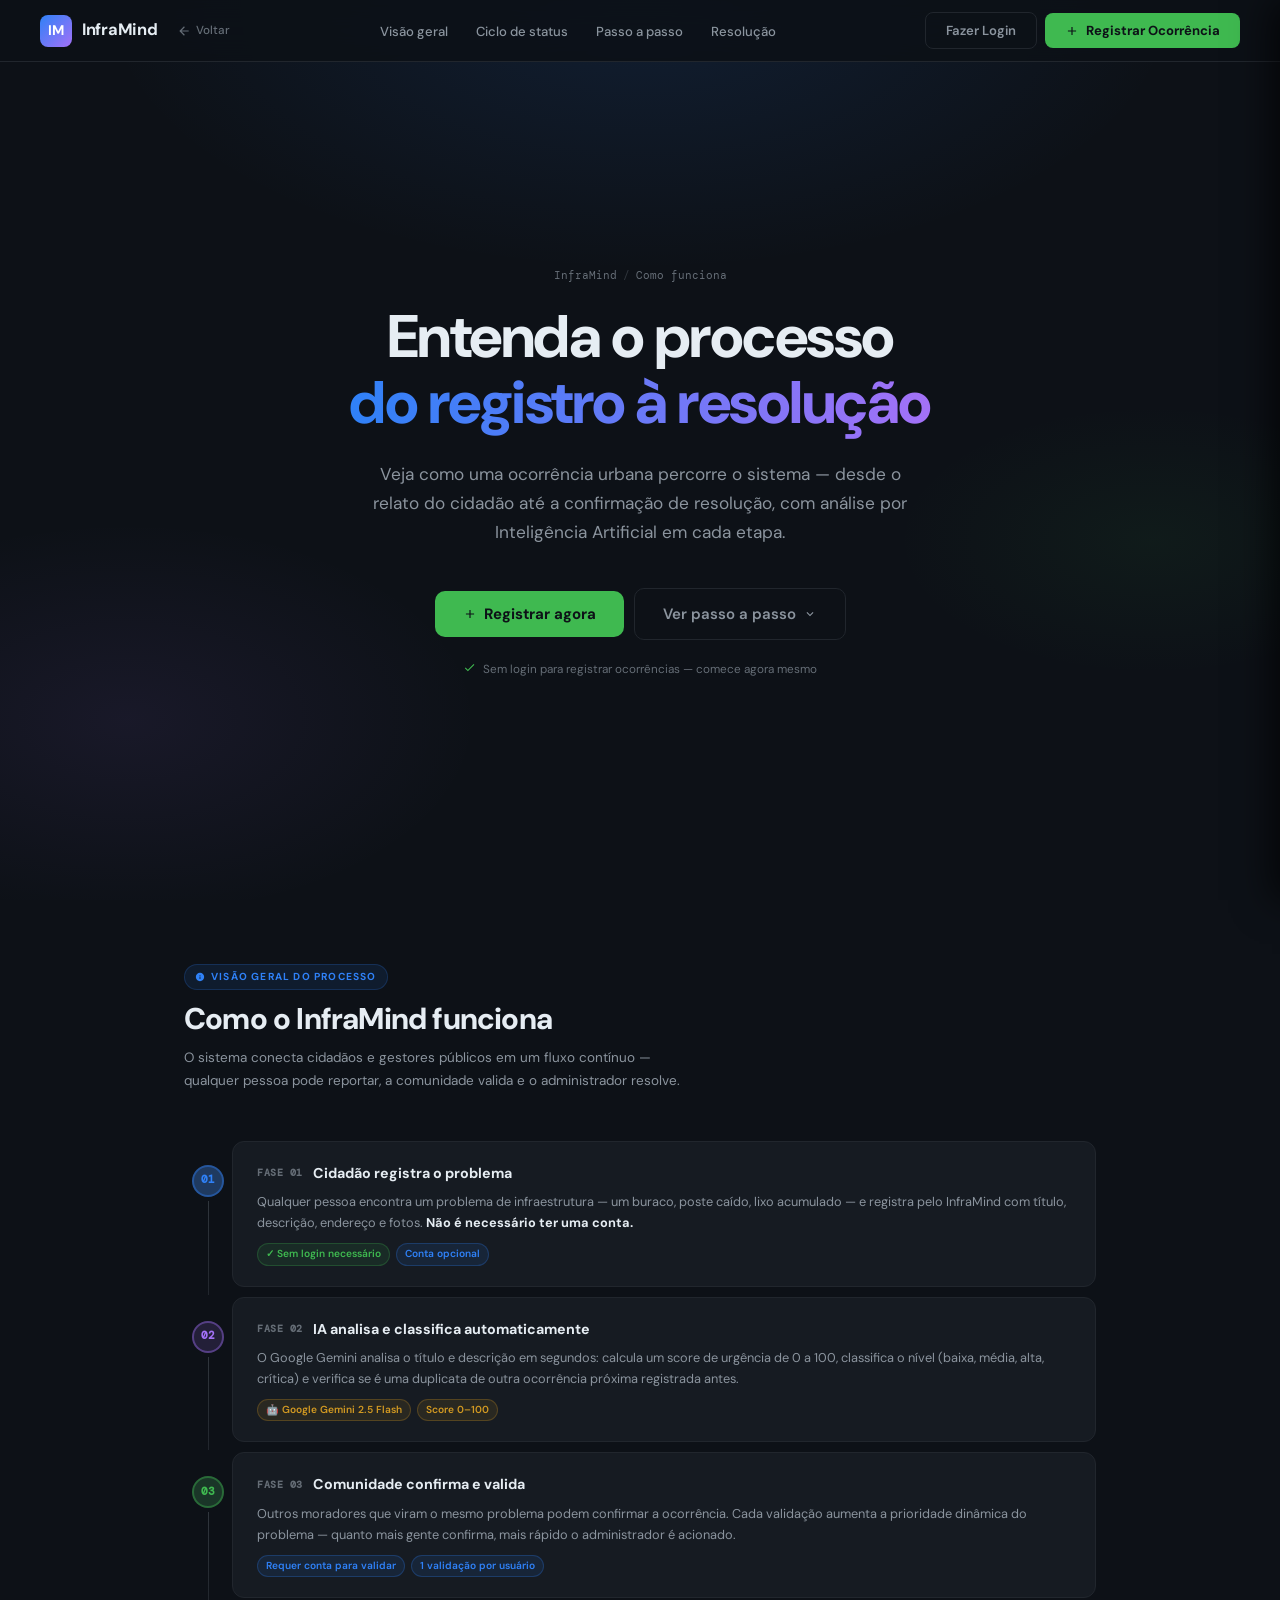
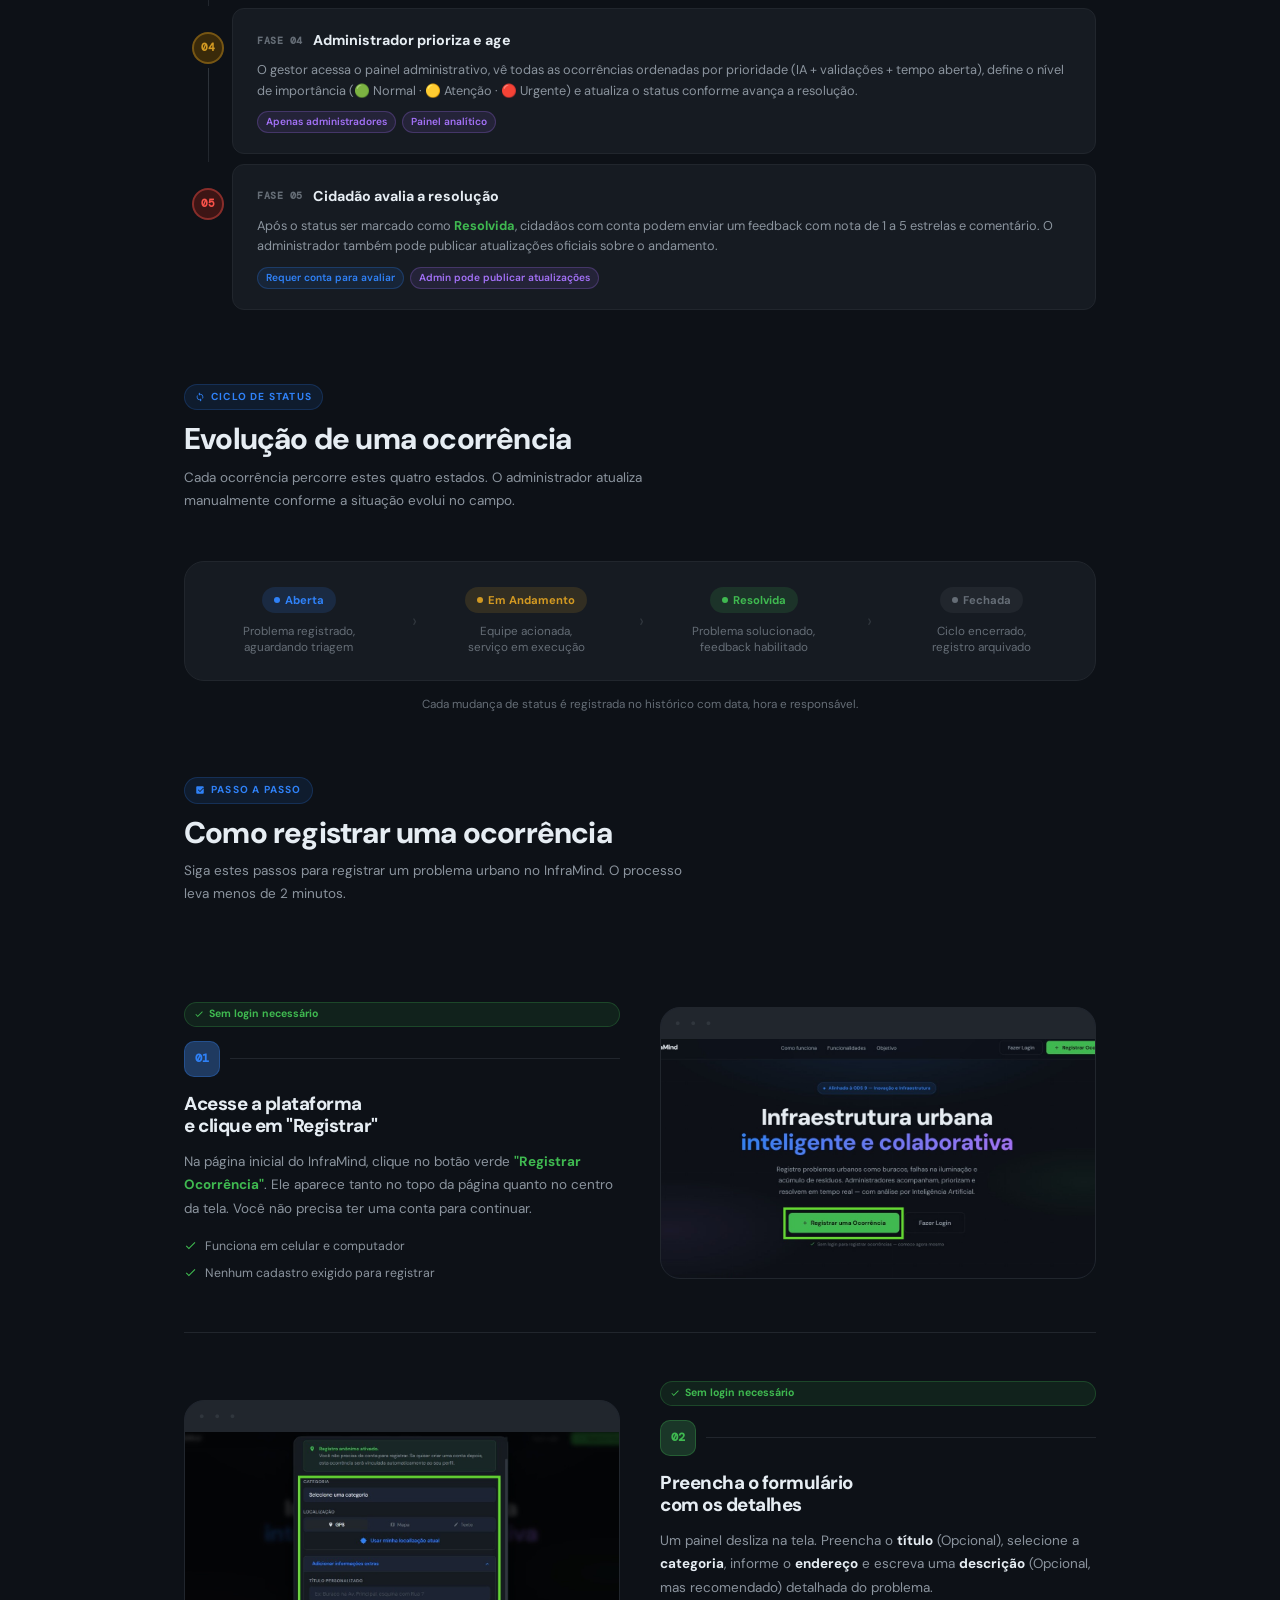
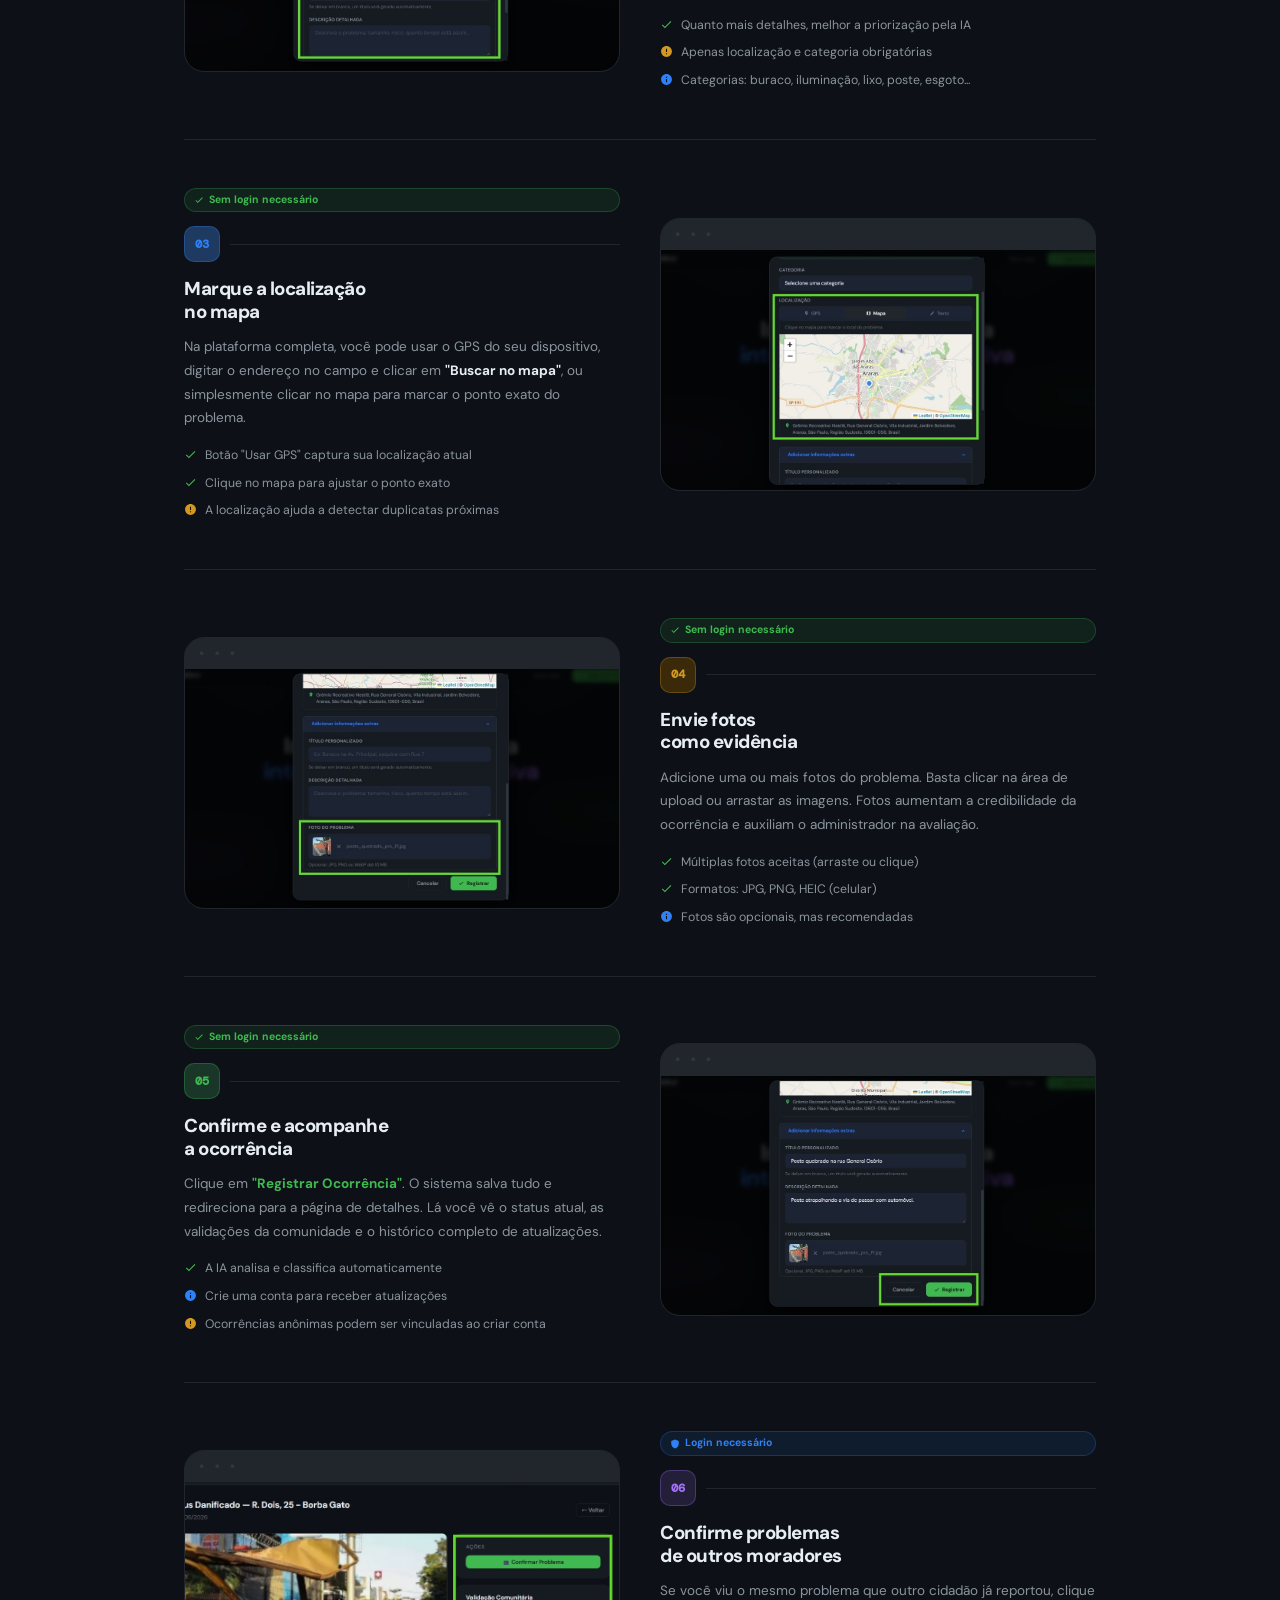
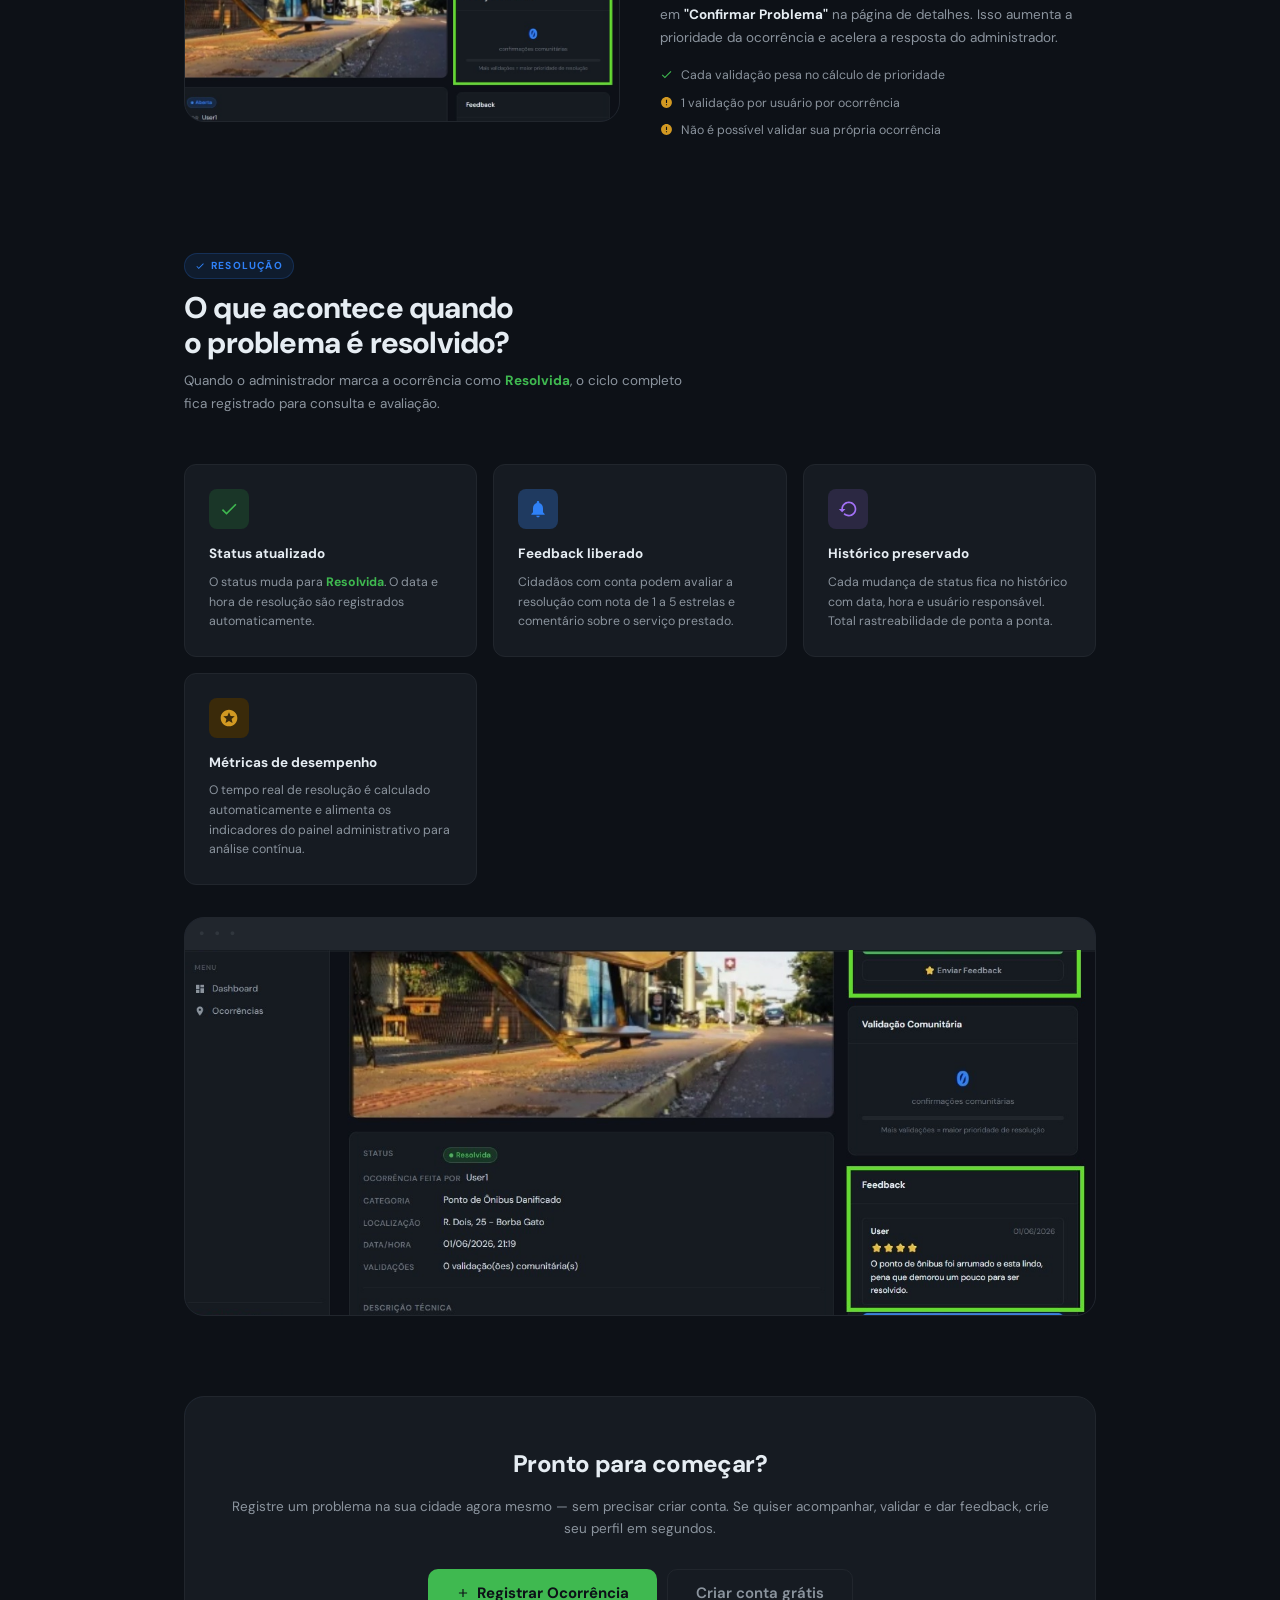
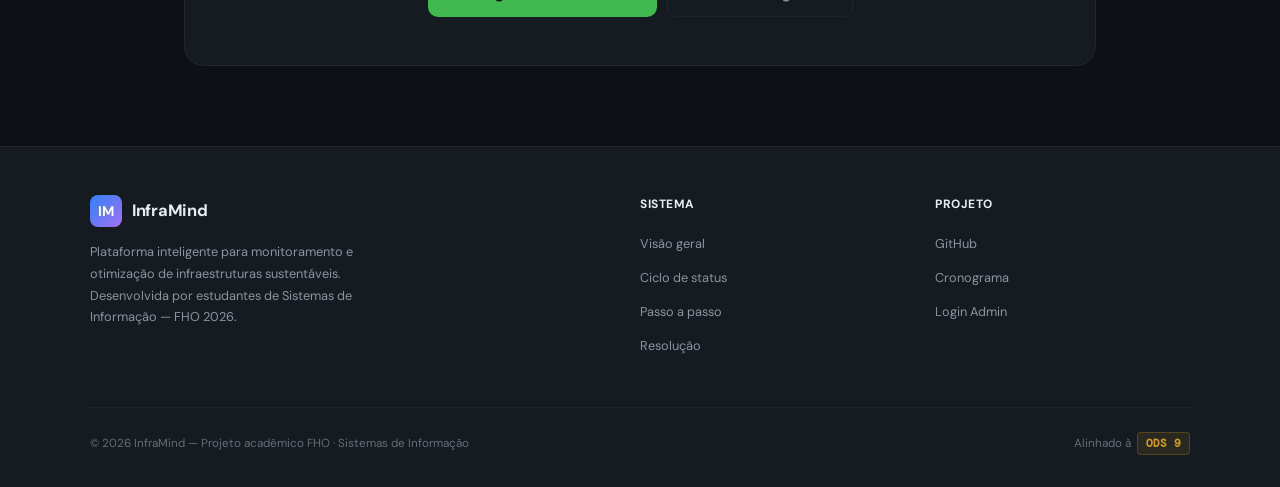
<file: frontend/como-funciona.html>
<!DOCTYPE html>
<html lang="pt-BR">
<head>
  <meta charset="UTF-8">
  <meta name="viewport" content="width=device-width, initial-scale=1.0">
  <title>Como Funciona — InfraMind</title>
  <link rel="icon" type="image/x-icon" href="Images/favicon.jpeg">
  <link href="https://fonts.googleapis.com/css2?family=DM+Sans:ital,wght@0,300;0,400;0,500;0,600;0,700;0,800;1,400&family=DM+Mono:wght@400;500;600&display=swap" rel="stylesheet">
  <link rel="stylesheet" href="CSS/como-funciona.css">
  <link rel="stylesheet" href="CSS/drawer.css">
  <script src="JavaScript/drawer.js" defer></script>
  <script src="JavaScript/como-funciona.js" defer></script>
</head>
<body>

<!-- ══════════════════════════════════════════
     NAVBAR
══════════════════════════════════════════ -->
<nav class="navbar" id="top-navbar">
  <div style="display:flex;align-items:center;gap:20px;">
    <a href="landing.html" class="navbar-logo" style="text-decoration:none">
      <div class="logo-mark">IM</div>
      InfraMind
    </a>
    <a href="landing.html" class="navbar-back" style="display:flex;align-items:center;gap:5px;font-size:.78rem;color:var(--muted);">
      <svg viewBox="0 0 24 24"><path d="M20 11H7.83l5.59-5.59L12 4l-8 8 8 8 1.41-1.41L7.83 13H20v-2z"/></svg>
      <span>Voltar</span>
    </a>
  </div>
  <ul class="navbar-links">
      <li><a href="#visao-geral">Visão geral</a></li>
      <li><a href="#ciclo-status">Ciclo de status</a></li>
      <li><a href="#passo-a-passo">Passo a passo</a></li>
      <li><a href="#resolucao">Resolução</a></li>
    </ul>
  <div id="navbar-actions" style="display:flex;align-items:center;gap:8px;">
    <button class="btn btn-ghost" onclick="openAuthModal('login')">Fazer Login</button>
    <button class="btn btn-success" onclick="window.location.href='landing.html'">
      <svg viewBox="0 0 24 24"><path d="M19 13h-6v6h-2v-6H5v-2h6V5h2v6h6v2z"/></svg>
      Registrar Ocorrência
    </button>
  </div>
</nav>

<!-- ══════════════════════════════════════════
     HERO
══════════════════════════════════════════ -->
<section class="hero">
  <div class="hero-bg"></div>
  <div class="hero-grid"></div>
  <div class="hero-content">
    <div class="hero-breadcrumb">
      InfraMind <span>/</span> Como funciona
    </div>
    <h1>Entenda o processo<br><em>do registro à resolução</em></h1>
    <p class="hero-sub">
      Veja como uma ocorrência urbana percorre o sistema —
      desde o relato do cidadão até a confirmação de resolução,
      com análise por Inteligência Artificial em cada etapa.
    </p>
    <div class="hero-actions">
      <button class="btn btn-success btn-lg" onclick="window.location.href='landing.html'">
        <svg viewBox="0 0 24 24"><path d="M19 13h-6v6h-2v-6H5v-2h6V5h2v6h6v2z"/></svg>
        Registrar agora
      </button>
      <a href="#passo-a-passo" class="btn btn-ghost btn-lg">
        Ver passo a passo
        <svg viewBox="0 0 24 24"><path d="M16.59 8.59L12 13.17 7.41 8.59 6 10l6 6 6-6z"/></svg>
      </a>
    </div>
    <p class="hero-note">
      <svg viewBox="0 0 24 24"><path d="M9 16.17L4.83 12l-1.42 1.41L9 19 21 7l-1.41-1.41z"/></svg>
      Sem login para registrar ocorrências — comece agora mesmo
    </p>
  </div>
</section>

<!-- ══════════════════════════════════════════
     CORPO DA PÁGINA
══════════════════════════════════════════ -->
<div class="page-body">

  <!-- ── VISÃO GERAL ── -->
  <section class="phase-overview" id="visao-geral" data-section="visao-geral">
    <div class="sec-label">
      <svg viewBox="0 0 24 24"><path d="M12 2C6.48 2 2 6.48 2 12s4.48 10 10 10 10-4.48 10-10S17.52 2 12 2zm1 15h-2v-6h2v6zm0-8h-2V7h2v2z"/></svg>
      Visão geral do processo
    </div>
    <h2 class="sec-title">Como o InfraMind funciona</h2>
    <p class="sec-sub">
      O sistema conecta cidadãos e gestores públicos em um fluxo contínuo —
      qualquer pessoa pode reportar, a comunidade valida e o administrador resolve.
    </p>

    <!-- Fase 1 -->
    <div class="phase-row">
      <div class="phase-connector">
        <div class="phase-dot blue">01</div>
        <div class="phase-line"></div>
      </div>
      <div class="phase-card">
        <div class="phase-header">
          <span class="phase-num">FASE 01</span>
          <h3 class="phase-title">Cidadão registra o problema</h3>
        </div>
        <p class="phase-desc">
          Qualquer pessoa encontra um problema de infraestrutura — um buraco, poste caído,
          lixo acumulado — e registra pelo InfraMind com título, descrição, endereço e fotos.
          <strong style="color:#e6edf3">Não é necessário ter uma conta.</strong>
        </p>
        <div class="phase-tags">
          <span class="phase-tag tag-anon">✓ Sem login necessário</span>
          <span class="phase-tag tag-login">Conta opcional</span>
        </div>
      </div>
    </div>

    <!-- Fase 2 -->
    <div class="phase-row">
      <div class="phase-connector">
        <div class="phase-dot purple">02</div>
        <div class="phase-line"></div>
      </div>
      <div class="phase-card">
        <div class="phase-header">
          <span class="phase-num">FASE 02</span>
          <h3 class="phase-title">IA analisa e classifica automaticamente</h3>
        </div>
        <p class="phase-desc">
          O Google Gemini analisa o título e descrição em segundos: calcula um score de urgência
          de 0 a 100, classifica o nível (baixa, média, alta, crítica) e verifica se é uma
          duplicata de outra ocorrência próxima registrada antes.
        </p>
        <div class="phase-tags">
          <span class="phase-tag tag-ai">🤖 Google Gemini 2.5 Flash</span>
          <span class="phase-tag tag-ai">Score 0–100</span>
        </div>
      </div>
    </div>

    <!-- Fase 3 -->
    <div class="phase-row">
      <div class="phase-connector">
        <div class="phase-dot green">03</div>
        <div class="phase-line"></div>
      </div>
      <div class="phase-card">
        <div class="phase-header">
          <span class="phase-num">FASE 03</span>
          <h3 class="phase-title">Comunidade confirma e valida</h3>
        </div>
        <p class="phase-desc">
          Outros moradores que viram o mesmo problema podem confirmar a ocorrência. Cada
          validação aumenta a prioridade dinâmica do problema — quanto mais gente confirma,
          mais rápido o administrador é acionado.
        </p>
        <div class="phase-tags">
          <span class="phase-tag tag-login">Requer conta para validar</span>
          <span class="phase-tag tag-login">1 validação por usuário</span>
        </div>
      </div>
    </div>

    <!-- Fase 4 -->
    <div class="phase-row">
      <div class="phase-connector">
        <div class="phase-dot yellow">04</div>
        <div class="phase-line"></div>
      </div>
      <div class="phase-card">
        <div class="phase-header">
          <span class="phase-num">FASE 04</span>
          <h3 class="phase-title">Administrador prioriza e age</h3>
        </div>
        <p class="phase-desc">
          O gestor acessa o painel administrativo, vê todas as ocorrências ordenadas por
          prioridade (IA + validações + tempo aberta), define o nível de importância
          (🟢 Normal · 🟡 Atenção · 🔴 Urgente) e atualiza o status conforme avança a resolução.
        </p>
        <div class="phase-tags">
          <span class="phase-tag tag-admin">Apenas administradores</span>
          <span class="phase-tag tag-admin">Painel analítico</span>
        </div>
      </div>
    </div>

    <!-- Fase 5 -->
    <div class="phase-row">
      <div class="phase-connector">
        <div class="phase-dot red">05</div>
        <!-- sem linha final -->
      </div>
      <div class="phase-card">
        <div class="phase-header">
          <span class="phase-num">FASE 05</span>
          <h3 class="phase-title">Cidadão avalia a resolução</h3>
        </div>
        <p class="phase-desc">
          Após o status ser marcado como <strong style="color:var(--green)">Resolvida</strong>,
          cidadãos com conta podem enviar um feedback com nota de 1 a 5 estrelas e comentário.
          O administrador também pode publicar atualizações oficiais sobre o andamento.
        </p>
        <div class="phase-tags">
          <span class="phase-tag tag-login">Requer conta para avaliar</span>
          <span class="phase-tag tag-admin">Admin pode publicar atualizações</span>
        </div>
      </div>
    </div>
  </section>

  <!-- ── CICLO DE STATUS ── -->
  <section class="status-cycle" id="ciclo-status" data-section="ciclo-status">
    <div class="sec-label">
      <svg viewBox="0 0 24 24"><path d="M12 4V1L8 5l4 4V6c3.31 0 6 2.69 6 6 0 1.01-.25 1.97-.7 2.8l1.46 1.46C19.54 15.03 20 13.57 20 12c0-4.42-3.58-8-8-8zm0 14c-3.31 0-6-2.69-6-6 0-1.01.25-1.97.7-2.8L5.24 7.74C4.46 8.97 4 10.43 4 12c0 4.42 3.58 8 8 8v3l4-4-4-4v3z"/></svg>
      Ciclo de status
    </div>
    <h2 class="sec-title">Evolução de uma ocorrência</h2>
    <p class="sec-sub">
      Cada ocorrência percorre estes quatro estados. O administrador atualiza
      manualmente conforme a situação evolui no campo.
    </p>
    <div class="status-flow">
      <div class="status-item">
        <div class="status-badge st-open">
          <span class="status-badge-dot"></span> Aberta
        </div>
        <p class="status-label">Problema registrado,<br>aguardando triagem</p>
      </div>
      <div class="status-item">
        <div class="status-badge st-prog">
          <span class="status-badge-dot"></span> Em Andamento
        </div>
        <p class="status-label">Equipe acionada,<br>serviço em execução</p>
      </div>
      <div class="status-item">
        <div class="status-badge st-res">
          <span class="status-badge-dot"></span> Resolvida
        </div>
        <p class="status-label">Problema solucionado,<br>feedback habilitado</p>
      </div>
      <div class="status-item">
        <div class="status-badge st-closed">
          <span class="status-badge-dot"></span> Fechada
        </div>
        <p class="status-label">Ciclo encerrado,<br>registro arquivado</p>
      </div>
    </div>
    <p style="font-size:.78rem;color:var(--muted);margin-top:14px;text-align:center">
      Cada mudança de status é registrada no histórico com data, hora e responsável.
    </p>
  </section>

  <!-- ── PASSO A PASSO ── -->
  <section class="steps-section" id="passo-a-passo" data-section="passo-a-passo">
    <div class="sec-label">
      <svg viewBox="0 0 24 24"><path d="M19 3H5c-1.1 0-2 .9-2 2v14c0 1.1.9 2 2 2h14c1.1 0 2-.9 2-2V5c0-1.1-.9-2-2-2zm-7 14l-5-5 1.41-1.41L12 14.17l7.59-7.59L21 8l-9 9z"/></svg>
      Passo a passo
    </div>
    <h2 class="sec-title">Como registrar uma ocorrência</h2>
    <p class="sec-sub">
      Siga estes passos para registrar um problema urbano no InfraMind.
      O processo leva menos de 2 minutos.
    </p>

    <!-- PASSO 1 -->
    <div class="step-block" id="passo-1">
      <div class="step-info">
        <span class="step-access anon">
          <svg viewBox="0 0 24 24"><path d="M9 16.17L4.83 12l-1.42 1.41L9 19 21 7l-1.41-1.41z"/></svg>
          Sem login necessário
        </span>
        <div class="step-counter">
          <div class="step-num-circle blue">01</div>
          <div class="step-num-line"></div>
        </div>
        <h3 class="step-title">Acesse a plataforma<br>e clique em "Registrar"</h3>
        <p class="step-desc">
          Na página inicial do InfraMind, clique no botão verde
          <strong style="color:var(--green)">"Registrar Ocorrência"</strong>.
          Ele aparece tanto no topo da página quanto no centro da tela.
          Você não precisa ter uma conta para continuar.
        </p>
        <div class="step-tips">
          <div class="step-tip ok">
            <svg viewBox="0 0 24 24"><path d="M9 16.17L4.83 12l-1.42 1.41L9 19 21 7l-1.41-1.41z"/></svg>
            Funciona em celular e computador
          </div>
          <div class="step-tip ok">
            <svg viewBox="0 0 24 24"><path d="M9 16.17L4.83 12l-1.42 1.41L9 19 21 7l-1.41-1.41z"/></svg>
            Nenhum cadastro exigido para registrar
          </div>
        </div>
      </div>
      <div class="screenshot-wrap">
        <div class="screenshot-inner">
          <img src="Images/registrarimage.jpeg">
          <div class="screenshot-placeholder">
            <svg viewBox="0 0 24 24"><path d="M21 19V5c0-1.1-.9-2-2-2H5c-1.1 0-2 .9-2 2v14c0 1.1.9 2 2 2h14c1.1 0 2-.9 2-2zM8.5 13.5l2.5 3.01L14.5 12l4.5 6H5l3.5-4.5z"/></svg>
            <p>Captura de tela da landing page</p>
            <strong>landing.html — hero com botão "Registrar"</strong>
          </div>
        </div>
      </div>
    </div>

    <!-- PASSO 2 -->
    <div class="step-block reverse" id="passo-2">
      <div class="step-info">
        <span class="step-access anon">
          <svg viewBox="0 0 24 24"><path d="M9 16.17L4.83 12l-1.42 1.41L9 19 21 7l-1.41-1.41z"/></svg>
          Sem login necessário
        </span>
        <div class="step-counter">
          <div class="step-num-circle green">02</div>
          <div class="step-num-line"></div>
        </div>
        <h3 class="step-title">Preencha o formulário<br>com os detalhes</h3>
        <p class="step-desc">
          Um painel desliza na tela. Preencha o
          <strong style="color:#e6edf3">título</strong> (Opcional),
          selecione a <strong style="color:#e6edf3">categoria</strong>,
          informe o <strong style="color:#e6edf3">endereço</strong>
          e escreva uma <strong style="color:#e6edf3">descrição</strong> (Opcional, mas recomendado) detalhada do problema.
        </p>
        <div class="step-tips">
          <div class="step-tip ok">
            <svg viewBox="0 0 24 24"><path d="M9 16.17L4.83 12l-1.42 1.41L9 19 21 7l-1.41-1.41z"/></svg>
            Quanto mais detalhes, melhor a priorização pela IA
          </div>
          <div class="step-tip note">
            <svg viewBox="0 0 24 24"><path d="M12 2C6.48 2 2 6.48 2 12s4.48 10 10 10 10-4.48 10-10S17.52 2 12 2zm1 15h-2v-2h2v2zm0-4h-2V7h2v6z"/></svg>
            Apenas localização e categoria obrigatórias
          </div>
          <div class="step-tip info">
            <svg viewBox="0 0 24 24"><path d="M12 2C6.48 2 2 6.48 2 12s4.48 10 10 10 10-4.48 10-10S17.52 2 12 2zm1 15h-2v-6h2v6zm0-8h-2V7h2v2z"/></svg>
            Categorias: buraco, iluminação, lixo, poste, esgoto...
          </div>
        </div>
      </div>
      <div class="screenshot-wrap">
        <div class="screenshot-inner">
          <img src="Images/dadosimage.jpeg">
          <div class="screenshot-placeholder">
            <svg viewBox="0 0 24 24"><path d="M21 19V5c0-1.1-.9-2-2-2H5c-1.1 0-2 .9-2 2v14c0 1.1.9 2 2 2h14c1.1 0 2-.9 2-2zM8.5 13.5l2.5 3.01L14.5 12l4.5 6H5l3.5-4.5z"/></svg>
            <p>Modal de registro de ocorrência</p>
            <strong>landing.html — modal com formulário aberto</strong>
          </div>
        </div>
      </div>
    </div>

    <!-- PASSO 3 -->
    <div class="step-block" id="passo-3">
      <div class="step-info">
        <span class="step-access anon">
          <svg viewBox="0 0 24 24"><path d="M9 16.17L4.83 12l-1.42 1.41L9 19 21 7l-1.41-1.41z"/></svg>
          Sem login necessário
        </span>
        <div class="step-counter">
          <div class="step-num-circle blue">03</div>
          <div class="step-num-line"></div>
        </div>
        <h3 class="step-title">Marque a localização<br>no mapa</h3>
        <p class="step-desc">
          Na plataforma completa, você pode usar o GPS do seu dispositivo,
          digitar o endereço no campo e clicar em
          <strong style="color:#e6edf3">"Buscar no mapa"</strong>,
          ou simplesmente clicar no mapa para marcar o ponto exato do problema.
        </p>
        <div class="step-tips">
          <div class="step-tip ok">
            <svg viewBox="0 0 24 24"><path d="M9 16.17L4.83 12l-1.42 1.41L9 19 21 7l-1.41-1.41z"/></svg>
            Botão "Usar GPS" captura sua localização atual
          </div>
          <div class="step-tip ok">
            <svg viewBox="0 0 24 24"><path d="M9 16.17L4.83 12l-1.42 1.41L9 19 21 7l-1.41-1.41z"/></svg>
            Clique no mapa para ajustar o ponto exato
          </div>
          <div class="step-tip note">
            <svg viewBox="0 0 24 24"><path d="M12 2C6.48 2 2 6.48 2 12s4.48 10 10 10 10-4.48 10-10S17.52 2 12 2zm1 15h-2v-2h2v2zm0-4h-2V7h2v6z"/></svg>
            A localização ajuda a detectar duplicatas próximas
          </div>
        </div>
      </div>
      <div class="screenshot-wrap">
        <div class="screenshot-inner">
          <img src="Images/mapaimage.jpeg">
          <div class="screenshot-placeholder">
            <svg viewBox="0 0 24 24"><path d="M12 2C8.13 2 5 5.13 5 9c0 5.25 7 13 7 13s7-7.75 7-13c0-3.87-3.13-7-7-7zm0 9.5c-1.38 0-2.5-1.12-2.5-2.5s1.12-2.5 2.5-2.5 2.5 1.12 2.5 2.5-1.12 2.5-2.5 2.5z"/></svg>
            <p>Mapa Leaflet com marcador de localização</p>
            <strong>index.html — seção do mapa no formulário de criação</strong>
          </div>
        </div>
      </div>
    </div>

    <!-- PASSO 4 -->
    <div class="step-block reverse" id="passo-4">
      <div class="step-info">
        <span class="step-access anon">
          <svg viewBox="0 0 24 24"><path d="M9 16.17L4.83 12l-1.42 1.41L9 19 21 7l-1.41-1.41z"/></svg>
          Sem login necessário
        </span>
        <div class="step-counter">
          <div class="step-num-circle yellow">04</div>
          <div class="step-num-line"></div>
        </div>
        <h3 class="step-title">Envie fotos<br>como evidência</h3>
        <p class="step-desc">
          Adicione uma ou mais fotos do problema. Basta clicar na área de upload
          ou arrastar as imagens. Fotos aumentam a credibilidade da ocorrência
          e auxiliam o administrador na avaliação.
        </p>
        <div class="step-tips">
          <div class="step-tip ok">
            <svg viewBox="0 0 24 24"><path d="M9 16.17L4.83 12l-1.42 1.41L9 19 21 7l-1.41-1.41z"/></svg>
            Múltiplas fotos aceitas (arraste ou clique)
          </div>
          <div class="step-tip ok">
            <svg viewBox="0 0 24 24"><path d="M9 16.17L4.83 12l-1.42 1.41L9 19 21 7l-1.41-1.41z"/></svg>
            Formatos: JPG, PNG, HEIC (celular)
          </div>
          <div class="step-tip info">
            <svg viewBox="0 0 24 24"><path d="M12 2C6.48 2 2 6.48 2 12s4.48 10 10 10 10-4.48 10-10S17.52 2 12 2zm1 15h-2v-6h2v6zm0-8h-2V7h2v2z"/></svg>
            Fotos são opcionais, mas recomendadas
          </div>
        </div>
      </div>
      <div class="screenshot-wrap">
        <div class="screenshot-inner">
          <img src="Images/fotoimage.jpeg">
          <div class="screenshot-placeholder">
            <svg viewBox="0 0 24 24"><path d="M21 19V5c0-1.1-.9-2-2-2H5c-1.1 0-2 .9-2 2v14c0 1.1.9 2 2 2h14c1.1 0 2-.9 2-2zM8.5 13.5l2.5 3.01L14.5 12l4.5 6H5l3.5-4.5z"/></svg>
            <p>Área de upload de imagens com pré-visualização</p>
            <strong>index.html — drag & drop de fotos</strong>
          </div>
        </div>
      </div>
    </div>

    <!-- PASSO 5 -->
    <div class="step-block" id="passo-5">
      <div class="step-info">
        <span class="step-access anon">
          <svg viewBox="0 0 24 24"><path d="M9 16.17L4.83 12l-1.42 1.41L9 19 21 7l-1.41-1.41z"/></svg>
          Sem login necessário
        </span>
        <div class="step-counter">
          <div class="step-num-circle green">05</div>
          <div class="step-num-line"></div>
        </div>
        <h3 class="step-title">Confirme e acompanhe<br>a ocorrência</h3>
        <p class="step-desc">
          Clique em <strong style="color:var(--green)">"Registrar Ocorrência"</strong>.
          O sistema salva tudo e redireciona para a página de detalhes.
          Lá você vê o status atual, as validações da comunidade e o
          histórico completo de atualizações.
        </p>
        <div class="step-tips">
          <div class="step-tip ok">
            <svg viewBox="0 0 24 24"><path d="M9 16.17L4.83 12l-1.42 1.41L9 19 21 7l-1.41-1.41z"/></svg>
            A IA analisa e classifica automaticamente
          </div>
          <div class="step-tip info">
            <svg viewBox="0 0 24 24"><path d="M12 2C6.48 2 2 6.48 2 12s4.48 10 10 10 10-4.48 10-10S17.52 2 12 2zm1 15h-2v-6h2v6zm0-8h-2V7h2v2z"/></svg>
            Crie uma conta para receber atualizações
          </div>
          <div class="step-tip note">
            <svg viewBox="0 0 24 24"><path d="M12 2C6.48 2 2 6.48 2 12s4.48 10 10 10 10-4.48 10-10S17.52 2 12 2zm1 15h-2v-2h2v2zm0-4h-2V7h2v6z"/></svg>
            Ocorrências anônimas podem ser vinculadas ao criar conta
          </div>
        </div>
      </div>
      <div class="screenshot-wrap">
        <div class="screenshot-inner">
          <img src="Images/confirmarimage.jpeg">
          <div class="screenshot-placeholder">
            <svg viewBox="0 0 24 24"><path d="M9 16.17L4.83 12l-1.42 1.41L9 19 21 7l-1.41-1.41z"/></svg>
            <p>Tela de detalhes da ocorrência registrada</p>
            <strong>index.html — página de detalhe com status e histórico</strong>
          </div>
        </div>
      </div>
    </div>

    <!-- PASSO 6 — validação comunitária -->
    <div class="step-block reverse" id="passo-6">
      <div class="step-info">
        <span class="step-access login">
          <svg viewBox="0 0 24 24"><path d="M12 1L3 5v6c0 5.55 3.84 10.74 9 12 5.16-1.26 9-6.45 9-12V5l-9-4z"/></svg>
          Login necessário
        </span>
        <div class="step-counter">
          <div class="step-num-circle purple">06</div>
          <div class="step-num-line"></div>
        </div>
        <h3 class="step-title">Confirme problemas<br>de outros moradores</h3>
        <p class="step-desc">
          Se você viu o mesmo problema que outro cidadão já reportou,
          clique em <strong style="color:#e6edf3">"Confirmar Problema"</strong>
          na página de detalhes. Isso aumenta a prioridade da ocorrência
          e acelera a resposta do administrador.
        </p>
        <div class="step-tips">
          <div class="step-tip ok">
            <svg viewBox="0 0 24 24"><path d="M9 16.17L4.83 12l-1.42 1.41L9 19 21 7l-1.41-1.41z"/></svg>
            Cada validação pesa no cálculo de prioridade
          </div>
          <div class="step-tip note">
            <svg viewBox="0 0 24 24"><path d="M12 2C6.48 2 2 6.48 2 12s4.48 10 10 10 10-4.48 10-10S17.52 2 12 2zm1 15h-2v-2h2v2zm0-4h-2V7h2v6z"/></svg>
            1 validação por usuário por ocorrência
          </div>
          <div class="step-tip note">
            <svg viewBox="0 0 24 24"><path d="M12 2C6.48 2 2 6.48 2 12s4.48 10 10 10 10-4.48 10-10S17.52 2 12 2zm1 15h-2v-2h2v2zm0-4h-2V7h2v6z"/></svg>
            Não é possível validar sua própria ocorrência
          </div>
        </div>
      </div>
      <div class="screenshot-wrap">
        <div class="screenshot-inner">
          <img src="Images/validacaoimage.jpeg">
          <div class="screenshot-placeholder">
            <svg viewBox="0 0 24 24"><path d="M16 11c1.66 0 2.99-1.34 2.99-3S17.66 5 16 5c-1.66 0-3 1.34-3 3s1.34 3 3 3zm-8 0c1.66 0 2.99-1.34 2.99-3S9.66 5 8 5C6.34 5 5 6.34 5 8s1.34 3 3 3zm0 2c-2.33 0-7 1.17-7 3.5V19h14v-2.5c0-2.33-4.67-3.5-7-3.5z"/></svg>
            <p>Card de validação comunitária na página de detalhes</p>
            <strong>index.html — botão "Confirmar Problema" + contador</strong>
          </div>
        </div>
      </div>
    </div>

  </section>

  <!-- ── O QUE ACONTECE NA RESOLUÇÃO ── -->
  <section class="resolution-section" id="resolucao" data-section="resolucao">
    <div class="sec-label">
      <svg viewBox="0 0 24 24"><path d="M9 16.17L4.83 12l-1.42 1.41L9 19 21 7l-1.41-1.41z"/></svg>
      Resolução
    </div>
    <h2 class="sec-title">O que acontece quando<br>o problema é resolvido?</h2>
    <p class="sec-sub">
      Quando o administrador marca a ocorrência como
      <strong style="color:var(--green)">Resolvida</strong>,
      o ciclo completo fica registrado para consulta e avaliação.
    </p>
    <div class="resolution-grid">
      <div class="res-card">
        <div class="res-card-icon green">
          <svg viewBox="0 0 24 24"><path d="M9 16.17L4.83 12l-1.42 1.41L9 19 21 7l-1.41-1.41z"/></svg>
        </div>
        <div class="res-card-title">Status atualizado</div>
        <p class="res-card-desc">O status muda para <strong style="color:var(--green)">Resolvida</strong>. O data e hora de resolução são registrados automaticamente.</p>
      </div>
      <div class="res-card">
        <div class="res-card-icon blue">
          <svg viewBox="0 0 24 24"><path d="M12 22c1.1 0 2-.9 2-2h-4c0 1.1.9 2 2 2zm6-6v-5c0-3.07-1.63-5.64-4.5-6.32V4c0-.83-.67-1.5-1.5-1.5s-1.5.67-1.5 1.5v.68C7.64 5.36 6 7.92 6 11v5l-2 2v1h16v-1l-2-2z"/></svg>
        </div>
        <div class="res-card-title">Feedback liberado</div>
        <p class="res-card-desc">Cidadãos com conta podem avaliar a resolução com nota de 1 a 5 estrelas e comentário sobre o serviço prestado.</p>
      </div>
      <div class="res-card">
        <div class="res-card-icon purple">
          <svg viewBox="0 0 24 24"><path d="M13 3c-4.97 0-9 4.03-9 9H1l3.89 3.89.07.14L9 12H6c0-3.87 3.13-7 7-7s7 3.13 7 7-3.13 7-7 7c-1.93 0-3.68-.79-4.94-2.06l-1.42 1.42C8.27 19.99 10.51 21 13 21c4.97 0 9-4.03 9-9s-4.03-9-9-9z"/></svg>
        </div>
        <div class="res-card-title">Histórico preservado</div>
        <p class="res-card-desc">Cada mudança de status fica no histórico com data, hora e usuário responsável. Total rastreabilidade de ponta a ponta.</p>
      </div>
      <div class="res-card">
        <div class="res-card-icon yellow">
          <svg viewBox="0 0 24 24"><path d="M11.99 2C6.47 2 2 6.48 2 12s4.47 10 9.99 10C17.52 22 22 17.52 22 12S17.52 2 11.99 2zm4.24 16L12 15.45 7.77 18l1.12-4.81-3.73-3.23 4.92-.42L12 5l1.92 4.53 4.92.42-3.73 3.23L16.23 18z"/></svg>
        </div>
        <div class="res-card-title">Métricas de desempenho</div>
        <p class="res-card-desc">O tempo real de resolução é calculado automaticamente e alimenta os indicadores do painel administrativo para análise contínua.</p>
      </div>
    </div>

    <!-- Screenshot da tela de detalhes resolvida -->
    <div style="margin-top:32px;">
      <div class="screenshot-wrap" style="aspect-ratio:16/7;">
        <div class="screenshot-inner">
          <img src="Images/feedbackimage.jpeg">
          <div class="screenshot-placeholder">
            <svg viewBox="0 0 24 24"><path d="M12 2C6.48 2 2 6.48 2 12s4.48 10 10 10 10-4.48 10-10S17.52 2 12 2zm-2 15l-5-5 1.41-1.41L10 14.17l7.59-7.59L19 8l-9 9z"/></svg>
            <p>Tela de detalhes com status "Resolvida" + card de feedback + histórico completo</p>
            <strong>index.html — detalhe após resolução pelo admin</strong>
          </div>
        </div>
      </div>
    </div>
  </section>

  <!-- ── CTA ── -->
  <div class="cta-block">
    <h2>Pronto para começar?</h2>
    <p>
      Registre um problema na sua cidade agora mesmo — sem precisar criar conta.
      Se quiser acompanhar, validar e dar feedback, crie seu perfil em segundos.
    </p>
    <div class="cta-actions">
      <button class="btn btn-success btn-lg" onclick="window.location.href='landing.html'">
        <svg viewBox="0 0 24 24"><path d="M19 13h-6v6h-2v-6H5v-2h6V5h2v6h6v2z"/></svg>
        Registrar Ocorrência
      </button>
      <button class="btn btn-ghost btn-lg" onclick="openAuthModal('register')">
        Criar conta grátis
      </button>
    </div>
  </div>

</div><!-- /page-body -->

<!-- ══════════════════════════════════════════
     MODAL AUTH
══════════════════════════════════════════ -->
<div class="modal-overlay" id="modal-auth">
  <div class="modal">
    <div class="modal-header">
      <div class="modal-logo">
        <div class="logo-mark" style="width:24px;height:24px;font-size:10px">IM</div>
        InfraMind
      </div>
      <button class="modal-close" onclick="closeModal('modal-auth')">
        <svg viewBox="0 0 24 24"><path d="M19 6.41L17.59 5 12 10.59 6.41 5 5 6.41 10.59 12 5 17.59 6.41 19 12 13.41 17.59 19 19 17.59 13.41 12z"/></svg>
      </button>
    </div>
    <div class="modal-body">
      <div class="modal-tabs">
        <button class="modal-tab active" id="tab-login"    onclick="switchTab('login')">Entrar</button>
        <button class="modal-tab"        id="tab-register" onclick="switchTab('register')">Criar conta</button>
      </div>

      <!-- Login -->
      <div class="modal-pane active" id="pane-login">
        <div id="login-msg"></div>
        <div class="field">
          <label>Usuário ou E-mail</label>
          <input type="text" id="login-username" placeholder="seu_usuario" autocomplete="username">
        </div>
        <div class="field">
          <label>Senha</label>
          <div class="pw-wrap">
            <input type="password" id="login-password" placeholder="••••••••" autocomplete="current-password">
            <button class="pw-eye" type="button" onclick="togglePw('login-password',this)">
              <svg viewBox="0 0 24 24"><path d="M12 4.5C7 4.5 2.73 7.61 1 12c1.73 4.39 6 7.5 11 7.5s9.27-3.11 11-7.5c-1.73-4.39-6-7.5-11-7.5zM12 17c-2.76 0-5-2.24-5-5s2.24-5 5-5 5 2.24 5 5-2.24 5-5 5zm0-8c-1.66 0-3 1.34-3 3s1.34 3 3 3 3-1.34 3-3-1.34-3-3-3z"/></svg>
            </button>
          </div>
        </div>
        <button class="btn btn-primary" style="width:100%;margin-top:4px;" onclick="doLogin()">
          Entrar no sistema
        </button>
        <p class="modal-footer-text">
          Sem conta? <a href="#" onclick="switchTab('register')">Criar cadastro grátis</a>
        </p>
      </div>

      <!-- Register -->
      <div class="modal-pane" id="pane-register">
        <div id="register-msg"></div>
        <div class="field">
          <label>Usuário</label>
          <input type="text" id="reg-fullname" placeholder="seu_usuario">
        </div>
        <div class="field">
          <label>E-mail</label>
          <input type="email" id="reg-email" placeholder="joao@email.com" autocomplete="email">
        </div>
        <div class="field">
          <label>Senha</label>
          <div class="pw-wrap">
            <input type="password" id="reg-password" placeholder="Mínimo 8 caracteres" autocomplete="new-password">
            <button class="pw-eye" type="button" onclick="togglePw('reg-password',this)">
              <svg viewBox="0 0 24 24"><path d="M12 4.5C7 4.5 2.73 7.61 1 12c1.73 4.39 6 7.5 11 7.5s9.27-3.11 11-7.5c-1.73-4.39-6-7.5-11-7.5zM12 17c-2.76 0-5-2.24-5-5s2.24-5 5-5 5 2.24 5 5-2.24 5-5 5zm0-8c-1.66 0-3 1.34-3 3s1.34 3 3 3 3-1.34 3-3-1.34-3-3-3z"/></svg>
            </button>
          </div>
        </div>
        <button class="btn btn-success" style="width:100%;margin-top:6px;" onclick="doRegister()">
          Criar conta e entrar
        </button>
        <p class="modal-footer-text">
          Já tem conta? <a href="#" onclick="switchTab('login')">Fazer login</a>
        </p>
      </div>
    </div>
  </div>
</div>

<!-- ═══════════════════════════════════════
      FOOTER
  ═══════════════════════════════════════ -->
  <footer>
    <div class="footer-inner">
      <div class="footer-brand">
        <div class="navbar-logo" style="margin-bottom:0">
          <div class="logo-mark">IM</div>
          InfraMind
        </div>
        <p>Plataforma inteligente para monitoramento e otimização de infraestruturas sustentáveis. Desenvolvida por estudantes de Sistemas de Informação — FHO 2026.</p>
      </div>
      <div class="footer-col">
        <h4>Sistema</h4>
        <ul>
          <li><a href="#visao-geral">Visão geral</a></li>
          <li><a href="#ciclo-status">Ciclo de status</a></li>
          <li><a href="#passo-a-passo">Passo a passo</a></li>
          <li><a href="#resolucao">Resolução</a></li>
        </ul>
      </div>
      <div class="footer-col">
        <h4>Projeto</h4>
        <ul>
          <li><a href="https://github.com/GabrielGioppo/InfraMind" target="_blank">GitHub</a></li>
          <li><a href="https://github.com/users/GabrielGioppo/projects/3" target="_blank">Cronograma</a></li>
          <li><a href="#" onclick="openAuthModal('login');return false;">Login Admin</a></li>
        </ul>
      </div>
    </div>
    <div class="footer-bottom">
      <span class="footer-copy">© 2026 InfraMind — Projeto acadêmico FHO · Sistemas de Informação</span>
      <div class="footer-ods">
        Alinhado à <span class="ods-chip">ODS 9</span>
      </div>
    </div>
  </footer>

<!-- Toast container -->
<div id="toast-root"></div>

<!-- ═══════════════════════════════════════
     GAVETA DO USUÁRIO (USER DRAWER)
═══════════════════════════════════════ -->
<div class="user-drawer-overlay" id="user-drawer-overlay" onclick="closeUserDrawer()"></div>
<aside class="user-drawer" id="user-drawer">
  <div class="user-drawer-header">
    <div class="user-drawer-profile">
      <div class="user-drawer-avatar" id="drawer-user-avatar">?</div>
      <div class="user-drawer-info">
        <div class="user-drawer-name" id="drawer-user-name">Usuário</div>
        <div class="user-drawer-role" id="drawer-user-role">Cidadão</div>
      </div>
    </div>
    <button class="user-drawer-close" onclick="closeUserDrawer()" title="Fechar">
      <svg viewBox="0 0 24 24"><path d="M19 6.41L17.59 5 12 10.59 6.41 5 5 6.41 10.59 12 5 17.59 6.41 19 12 13.41 17.59 19 19 17.59 13.41 12z"/></svg>
    </button>
  </div>

  <div class="user-drawer-body">
    <div class="user-drawer-section-title">Opções da Conta</div>

    <!-- Opção 1: Editar Perfil -->
    <a href="perfil.html" class="user-drawer-item">
      <svg viewBox="0 0 24 24"><path d="M12 12c2.21 0 4-1.79 4-4s-1.79-4-4-4-4 1.79-4 4 1.79 4 4 4zm0 2c-2.67 0-8 1.34-8 4v2h16v-2c0-2.66-5.33-4-8-4z"/></svg>
      <div class="user-drawer-item-text">
        <span>Editar Perfil</span>
        <small>Informações cadastrais, senha e foto</small>
      </div>
    </a>

    <!-- Acessar Sistema -->
    <a href="index.html" class="user-drawer-item">
      <svg viewBox="0 0 24 24"><path d="M10 20v-6h4v6h5v-8h3L12 3 2 12h3v8z"/></svg>
      <div class="user-drawer-item-text">
        <span>Acessar o Sistema</span>
        <small>Ir para o feed e mapa de ocorrências</small>
      </div>
    </a>
  </div>

  <!-- Opção 2: Sair (logout exclusivo na gaveta) -->
  <div class="user-drawer-footer">
    <button type="button" class="user-drawer-item danger" onclick="doLogout()">
      <svg viewBox="0 0 24 24"><path d="M17 7l-1.41 1.41L18.17 11H8v2h10.17l-2.58 2.58L17 17l5-5-5-5zM4 5h8V3H4c-1.1 0-2 .9-2 2v14c0 1.1.9 2 2 2h8v-2H4V5z"/></svg>
      <div class="user-drawer-item-text">
        <span>Sair</span>
        <small>Encerrar sessão no sistema</small>
      </div>
    </button>
  </div>
</aside>

</body>
</html>
</file>
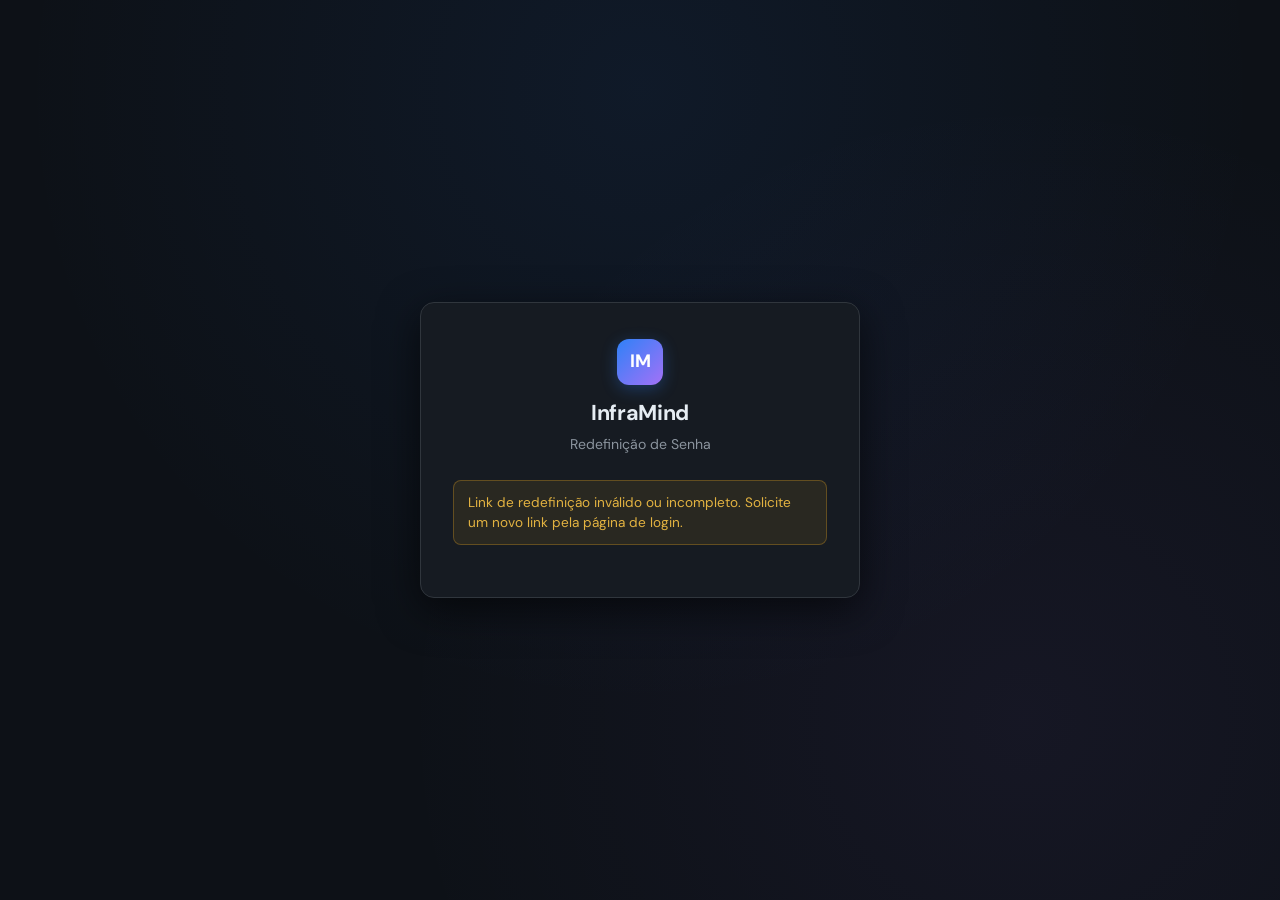
<file: frontend/redefinir-senha.html>
<!DOCTYPE html>
<html lang="pt-BR">
<head>
  <meta charset="UTF-8">
  <meta name="viewport" content="width=device-width, initial-scale=1.0">
  <title>InfraMind — Redefinir Senha</title>
  <link rel="icon" type="image/jpeg" href="Images/favicon.jpeg">
  <link rel="preconnect" href="https://fonts.googleapis.com">
  <link rel="preconnect" href="https://fonts.gstatic.com" crossorigin>
  <link href="https://fonts.googleapis.com/css2?family=DM+Sans:ital,opsz,wght@0,9..40,400;0,9..40,500;0,9..40,600;0,9..40,700&family=DM+Mono:wght@400;500&display=swap" rel="stylesheet">
  <link rel="stylesheet" href="CSS/redefinir-senha.css">
</head>
<body>

  <main class="reset-card">
    <div class="auth-logo">
      <div class="auth-logo-mark">IM</div>
      <h1 class="auth-logo-title">InfraMind</h1>
      <p class="auth-logo-sub">Redefinição de Senha</p>
    </div>

    <!-- Alerta de erro ou aviso -->
    <div id="reset-alert" class="reset-alert"></div>

    <!-- ── FORMULÁRIO DE NOVA SENHA ── -->
    <form id="reset-form" onsubmit="handlePasswordReset(event)">
      <p style="color:var(--text-2);font-size:0.88rem;margin-bottom:20px;text-align:center;">
        Crie uma nova senha segura para acessar sua conta na plataforma.
      </p>

      <div class="field">
        <label for="new-password">Nova Senha</label>
        <div class="field-input-wrapper">
          <input type="password" id="new-password" placeholder="Mínimo 8 caracteres" required minlength="8" autocomplete="new-password">
          <button type="button" class="pw-toggle-btn" onclick="toggleVisibility('new-password', this)" title="Mostrar/ocultar senha">
            <svg viewBox="0 0 24 24"><path d="M12 4.5C7 4.5 2.73 7.61 1 12c1.73 4.39 6 7.5 11 7.5s9.27-3.11 11-7.5c-1.73-4.39-6-7.5-11-7.5zM12 17c-2.76 0-5-2.24-5-5s2.24-5 5-5 5 2.24 5 5-2.24 5-5 5zm0-8c-1.66 0-3 1.34-3 3s1.34 3 3 3 3-1.34 3-3-1.34-3-3-3z"/></svg>
          </button>
        </div>
        <span class="field-hint">A senha precisa ter pelo menos 8 caracteres.</span>
      </div>

      <div class="field">
        <label for="confirm-password">Confirmar Nova Senha</label>
        <div class="field-input-wrapper">
          <input type="password" id="confirm-password" placeholder="Repita a nova senha" required minlength="8" autocomplete="new-password">
          <button type="button" class="pw-toggle-btn" onclick="toggleVisibility('confirm-password', this)" title="Mostrar/ocultar senha">
            <svg viewBox="0 0 24 24"><path d="M12 4.5C7 4.5 2.73 7.61 1 12c1.73 4.39 6 7.5 11 7.5s9.27-3.11 11-7.5c-1.73-4.39-6-7.5-11-7.5zM12 17c-2.76 0-5-2.24-5-5s2.24-5 5-5 5 2.24 5 5-2.24 5-5 5zm0-8c-1.66 0-3 1.34-3 3s1.34 3 3 3 3-1.34 3-3-1.34-3-3-3z"/></svg>
          </button>
        </div>
      </div>

      <button type="submit" class="btn-submit" id="btn-submit-reset">
        <svg viewBox="0 0 24 24" style="width:18px;height:18px;fill:currentColor;"><path d="M9 16.17L4.83 12l-1.42 1.41L9 19 21 7l-1.41-1.41z"/></svg>
        Salvar Nova Senha
      </button>

      <a href="landing.html" class="btn-back-home">
        <svg viewBox="0 0 24 24"><path d="M20 11H7.83l5.59-5.59L12 4l-8 8 8 8 1.41-1.41L7.83 13H20v-2z"/></svg>
        Voltar para a página inicial
      </a>
    </form>

    <!-- ── ESTADO DE SUCESSO ── -->
    <div id="reset-success" class="reset-success-box">
      <div class="success-icon-wrap">
        <svg viewBox="0 0 24 24"><path d="M9 16.17L4.83 12l-1.42 1.41L9 19 21 7l-1.41-1.41z"/></svg>
      </div>
      <h2 class="success-title">Senha alterada com sucesso!</h2>
      <p class="success-desc">
        Sua nova senha foi gravada com segurança. Agora você já pode fazer login na plataforma utilizando suas novas credenciais.
      </p>
      <a href="landing.html?login=true" class="btn-login-now">
        <svg viewBox="0 0 24 24" style="width:18px;height:18px;fill:currentColor;"><path d="M10 20v-6h4v6h5v-8h3L12 3 2 12h3v8z"/></svg>
        Voltar para a página inicial e Fazer Login
      </a>
    </div>
  </main>

  <script>
    const API = window.API || 'http://127.0.0.1:8000';

    function toggleVisibility(id, btn) {
      const inp = document.getElementById(id);
      if (!inp) return;
      const isPass = inp.type === 'password';
      inp.type = isPass ? 'text' : 'password';
      const path = btn.querySelector('svg path');
      if (path) {
        path.setAttribute('d', isPass
          ? 'M12 7c2.76 0 5 2.24 5 5 0 .65-.13 1.26-.36 1.82l2.92 2.92c1.51-1.26 2.7-2.89 3.44-4.74-1.73-4.39-6-7.5-11-7.5-1.4 0-2.74.25-3.98.7l2.16 2.16C10.74 7.13 11.35 7 12 7zM2 4.27l2.28 2.28.46.46C3.08 8.3 1.78 10.02 1 12c1.73 4.39 6 7.5 11 7.5 1.55 0 3.03-.3 4.38-.84l.42.42L19.73 22 21 20.73 3.27 3 2 4.27z'
          : 'M12 4.5C7 4.5 2.73 7.61 1 12c1.73 4.39 6 7.5 11 7.5s9.27-3.11 11-7.5c-1.73-4.39-6-7.5-11-7.5zM12 17c-2.76 0-5-2.24-5-5s2.24-5 5-5 5 2.24 5 5-2.24 5-5 5zm0-8c-1.66 0-3 1.34-3 3s1.34 3 3 3 3-1.34 3-3-1.34-3-3-3z'
        );
      }
    }

    function showAlert(msg, type = 'error') {
      const el = document.getElementById('reset-alert');
      if (!el) return;
      el.className = `reset-alert ${type}`;
      el.textContent = msg;
      el.style.display = 'block';
    }

    function hideAlert() {
      const el = document.getElementById('reset-alert');
      if (el) el.style.display = 'none';
    }

    // Valida parâmetros ao carregar
    const params = new URLSearchParams(window.location.search);
    const uid = params.get('reset_uid');
    const token = params.get('reset_token');

    document.addEventListener('DOMContentLoaded', () => {
      if (!uid || !token) {
        document.getElementById('reset-form').style.display = 'none';
        showAlert('Link de redefinição inválido ou incompleto. Solicite um novo link pela página de login.', 'warning');
      }
    });

    async function handlePasswordReset(e) {
      e.preventDefault();
      hideAlert();

      if (!uid || !token) {
        showAlert('Link inválido ou expirado. Peça um novo link de redefinição.', 'error');
        return;
      }

      const pass = document.getElementById('new-password').value;
      const conf = document.getElementById('confirm-password').value;

      if (!pass || pass.length < 8) {
        showAlert('A nova senha precisa ter pelo menos 8 caracteres.', 'error');
        return;
      }

      if (pass !== conf) {
        showAlert('As senhas digitadas não coincidem. Verifique e tente novamente.', 'error');
        return;
      }

      const btn = document.getElementById('btn-submit-reset');
      btn.disabled = true;
      btn.innerHTML = `
        <svg viewBox="0 0 24 24" style="width:18px;height:18px;fill:currentColor;animation:spin 1s linear infinite;"><path d="M12 4V1L8 5l4 4V6c3.31 0 6 2.69 6 6 0 1.01-.25 1.97-.7 2.8l1.46 1.46C19.54 15.03 20 13.57 20 12c0-4.42-3.58-8-8-8zm0 14c-3.31 0-6-2.69-6-6 0-1.01.25-1.97.7-2.8L5.24 7.74C4.46 8.97 4 10.43 4 12c0 4.42 3.58 8 8 8v3l4-4-4-4v3z"/></svg>
        Salvando...`;

      try {
        const res = await fetch(`${API}/authentication/password-reset/confirm/`, {
          method: 'POST',
          headers: { 'Content-Type': 'application/json' },
          body: JSON.stringify({ uid, token, password: pass })
        });

        const data = await res.json();

        if (res.ok) {
          // Exibe sucesso
          document.getElementById('reset-form').style.display = 'none';
          document.getElementById('reset-success').style.display = 'block';
        } else {
          let errText = 'Não foi possível redefinir a senha.';
          if (data.error) errText = data.error;
          else if (data.password && Array.isArray(data.password)) errText = data.password[0];
          showAlert(errText, 'error');
        }
      } catch (err) {
        console.error('Erro ao redefinir senha:', err);
        showAlert('Erro de conexão com o servidor. Tente novamente.', 'error');
      } finally {
        btn.disabled = false;
        btn.innerHTML = `
          <svg viewBox="0 0 24 24" style="width:18px;height:18px;fill:currentColor;"><path d="M9 16.17L4.83 12l-1.42 1.41L9 19 21 7l-1.41-1.41z"/></svg>
          Salvar Nova Senha`;
      }
    }
  </script>
</body>
</html>
</file>
<file: frontend/CSS/como-funciona.css>
/* ═══════════════════════════════════════════
   COMO FUNCIONA — InfraMind
   Design tokens idênticos ao sistema
═══════════════════════════════════════════ */
:root {
  --ink:        #0d1117;
  --ink-2:      #1c2333;
  --ink-3:      #30363d;
  --muted:      #656d76;
  --border:     #21262d;
  --border-2:   #30363d;
  --surface:    #161b22;
  --surface-2:  #1c2333;
  --surface-3:  #21262d;
  --blue:       #2f81f7;
  --blue-dim:   #1f3a60;
  --green:      #3fb950;
  --green-dim:  #1a3628;
  --yellow:     #d29922;
  --yellow-dim: #3a2a0a;
  --red:        #f85149;
  --red-dim:    #3d1515;
  --purple:     #a371f7;
  --canvas:     #0d1117;
  --font:       'DM Sans', sans-serif;
  --mono:       'DM Mono', monospace;
  --radius:     8px;
  --radius-lg:  12px;
  --radius-xl:  20px;
}

*, *::before, *::after { box-sizing: border-box; margin: 0; padding: 0; }
html { scroll-behavior: smooth; font-size: 15px; }
body {
  font-family: var(--font);
  background: var(--canvas);
  color: #e6edf3;
  overflow-x: hidden;
  line-height: 1.6;
}
a { color: var(--blue); text-decoration: none; }
button { font-family: var(--font); cursor: pointer; border: none; outline: none; }
::-webkit-scrollbar { width: 6px; }
::-webkit-scrollbar-track { background: var(--surface); }
::-webkit-scrollbar-thumb { background: var(--border-2); border-radius: 3px; }

/* ══ NAVBAR ══ */
.navbar {
  position: fixed; top: 0; left: 0; right: 0; z-index: 1000;
  height: 62px;
  background: rgba(13,17,23,.85);
  backdrop-filter: blur(16px) saturate(1.4);
  border-bottom: 1px solid var(--border);
  display: flex; align-items: center; justify-content: space-between;
  padding: 0 40px;
  transition: background .3s;
}
.navbar-logo {
  display: flex; align-items: center; gap: 10px;
  font-weight: 700; font-size: 1.1rem; color: #e6edf3;
  letter-spacing: -.3px;
}
.logo-mark {
  width: 32px; height: 32px; border-radius: 8px;
  background: linear-gradient(135deg, var(--blue), var(--purple));
  display: flex; align-items: center; justify-content: center;
  font-weight: 700; font-size: 14px; color: white;
  flex-shrink: 0;
}
.navbar-back {
  display: flex; align-items: center; gap: 6px;
  font-size: .8rem; color: var(--muted); font-weight: 500;
  transition: color .15s;
}
.navbar-back:hover { color: #e6edf3; text-decoration: none; }
.navbar-back svg { width: 14px; height: 14px; fill: currentColor; }
.navbar-actions { display: flex; align-items: center; gap: 8px; }

.navbar-links {
  display: flex; align-items: center; gap: 28px;
  list-style: none;
}
.navbar-links a {
  font-size: .875rem; font-weight: 500; color: #8b949e;
  transition: color .15s;
}
.navbar-links a:hover { color: #e6edf3; text-decoration: none; }
.navbar-actions { display: flex; align-items: center; gap: 8px; }

/* ══ BUTTONS ══ */
.btn {
  display: inline-flex; align-items: center; justify-content: center; gap: 7px;
  padding: 9px 20px; border-radius: var(--radius);
  font-size: .875rem; font-weight: 600; transition: all .15s;
  white-space: nowrap; cursor: pointer;
}
.btn svg { width: 14px; height: 14px; fill: currentColor; flex-shrink: 0; }
.btn-ghost {
  background: transparent; color: #8b949e;
  border: 1px solid var(--border);
}
.btn-ghost:hover { background: var(--surface-3); color: #e6edf3; }
.btn-primary { background: var(--blue); color: #fff; border: none; }
.btn-primary:hover { background: #388bfd; transform: translateY(-1px); box-shadow: 0 4px 16px rgba(47,129,247,.35); }
.btn-success { background: var(--green); color: #0d1117; font-weight: 700; }
.btn-success:hover { background: #4eca62; }
.btn-lg { padding: 13px 28px; font-size: 1rem; border-radius: 10px; }

/* ══ HERO ══ */
.hero {
  min-height: 100vh;
  display: flex; align-items: center; justify-content: center;
  text-align: center;
  padding: 120px 24px 80px;
  position: relative; overflow: hidden;
}
.hero-bg {
  position: absolute; inset: 0; pointer-events: none;
  background:
    radial-gradient(ellipse 70% 50% at 50% 0%, rgba(47,129,247,.12) 0%, transparent 60%),
    radial-gradient(ellipse 50% 40% at 10% 80%, rgba(163,113,247,.08) 0%, transparent 55%),
    radial-gradient(ellipse 40% 30% at 90% 60%, rgba(63,185,80,.06) 0%, transparent 50%);
}
.hero-grid {
  position: absolute; inset: 0; pointer-events: none; opacity: .035;
  background-image:
    linear-gradient(var(--border) 1px, transparent 1px),
    linear-gradient(90deg, var(--border) 1px, transparent 1px);
  background-size: 60px 60px;
}
.hero-content { position: relative; max-width: 800px; }
.hero-breadcrumb {
  display: inline-flex; align-items: center; gap: 6px;
  font-size: .72rem; color: var(--muted); margin-bottom: 20px;
  font-family: var(--mono);
  animation: fadeUp .6s .1s ease both;
}
.hero-breadcrumb span { color: var(--border-2); }
.hero h1 {
  font-size: clamp(2.4rem, 6vw, 4rem);
  font-weight: 800; letter-spacing: -1.5px;
  line-height: 1.1; margin-bottom: 24px;
  animation: fadeUp .6s .1s ease both;
}
.hero h1 em {
  font-style: normal;
  background: linear-gradient(90deg, var(--blue), var(--purple));
  -webkit-background-clip: text; -webkit-text-fill-color: transparent;
  background-clip: text;
}
.hero-sub {
  font-size: 1.15rem; color: #8b949e; max-width: 560px; margin: 0 auto 40px;
  line-height: 1.7; animation: fadeUp .6s .2s ease both;
}
.hero-actions {
  display: flex; align-items: center; justify-content: center;
  gap: 10px; flex-wrap: wrap;
  animation: fadeUp .5s .2s ease both;
}
.hero-note {
  margin-top: 20px;
  font-size: .78rem; color: var(--muted);
  animation: fadeUp .6s .4s ease both;
}
.hero-note svg { 
  width: 13px; height: 13px; fill: var(--green); 
  vertical-align: -1px; margin-right: 4px; 
}

@keyframes fadeUp {
  from { opacity: 0; transform: translateY(16px); }
  to { opacity: 1; transform: none; }
}

/* ══ LAYOUT PRINCIPAL ══ */
.page-body {
  max-width: 960px; margin: 0 auto;
  padding: 0 24px 80px;
}

/* ══ SECTION HEADER ══ */
.sec-label {
  display: inline-flex; align-items: center; gap: 6px;
  font-size: .68rem; font-weight: 700; letter-spacing: 1.2px;
  text-transform: uppercase; color: var(--blue);
  margin-bottom: 12px;
  padding: 4px 10px; border-radius: 20px;
  background: rgba(47,129,247,.1); border: 1px solid rgba(47,129,247,.2);
}
.sec-label svg { width: 10px; height: 10px; fill: currentColor; }
.sec-title {
  font-size: clamp(1.4rem, 3vw, 2rem);
  font-weight: 800; letter-spacing: -.8px;
  color: #e6edf3; margin-bottom: 10px; line-height: 1.15;
}
.sec-sub {
  font-size: .9rem; color: #8b949e; line-height: 1.7;
  max-width: 520px; margin-bottom: 48px;
}

/* ══ PHASE OVERVIEW (visão geral do ciclo) ══ */
.phase-overview { padding: 64px 0 0; }
.phase-row {
  display: flex; align-items: stretch; gap: 0;
  margin-bottom: 2px; position: relative;
}
.phase-connector {
  display: flex; flex-direction: column; align-items: center;
  width: 48px; flex-shrink: 0;
  padding-top: 24px;
}
.phase-dot {
  width: 32px; height: 32px; border-radius: 50%;
  display: flex; align-items: center; justify-content: center;
  font-family: var(--mono); font-size: .7rem; font-weight: 700;
  color: white; flex-shrink: 0; z-index: 1;
  border: 2px solid transparent;
}
.phase-dot.blue   { background: var(--blue-dim); color: var(--blue); border-color: rgba(47,129,247,.4); }
.phase-dot.purple { background: rgba(163,113,247,.15); color: var(--purple); border-color: rgba(163,113,247,.4); }
.phase-dot.green  { background: var(--green-dim); color: var(--green); border-color: rgba(63,185,80,.4); }
.phase-dot.yellow { background: var(--yellow-dim); color: var(--yellow); border-color: rgba(210,153,34,.4); }
.phase-dot.red    { background: var(--red-dim); color: var(--red); border-color: rgba(248,81,73,.4); }
.phase-line {
  width: 1px; flex: 1; min-height: 24px;
  background: linear-gradient(to bottom, var(--border-2), var(--border));
  margin-top: 4px;
}
.phase-card {
  flex: 1; margin-bottom: 8px;
  background: var(--surface);
  border: 1px solid var(--border);
  border-radius: var(--radius-lg);
  padding: 20px 24px;
  transition: border-color .2s;
}
.phase-card:hover { border-color: var(--border-2); }
.phase-header {
  display: flex; align-items: center; gap: 10px; margin-bottom: 8px;
}
.phase-num {
  font-family: var(--mono); font-size: .68rem; color: var(--muted);
  font-weight: 600; letter-spacing: .5px;
}
.phase-title { font-size: .95rem; font-weight: 700; color: #e6edf3; }
.phase-desc { font-size: .85rem; color: #8b949e; line-height: 1.6; }
.phase-tags { display: flex; gap: 6px; flex-wrap: wrap; margin-top: 10px; }
.phase-tag {
  font-size: .68rem; font-weight: 600; padding: 2px 8px;
  border-radius: 20px;
}
.tag-anon   { background: rgba(63,185,80,.1);  color: var(--green);  border: 1px solid rgba(63,185,80,.25); }
.tag-login  { background: rgba(47,129,247,.1);  color: var(--blue);   border: 1px solid rgba(47,129,247,.25); }
.tag-admin  { background: rgba(163,113,247,.1); color: var(--purple); border: 1px solid rgba(163,113,247,.25); }
.tag-ai     { background: rgba(210,153,34,.1);  color: var(--yellow); border: 1px solid rgba(210,153,34,.25); }

/* ══ STATUS CYCLE ══ */
.status-cycle { padding: 64px 0 0; }
.status-flow {
  display: flex; align-items: center; gap: 0;
  background: var(--surface);
  border: 1px solid var(--border);
  border-radius: var(--radius-xl);
  overflow: hidden; flex-wrap: wrap;
}
.status-item {
  flex: 1; min-width: 140px;
  padding: 24px 20px; text-align: center;
  position: relative; transition: background .2s;
}
.status-item:hover { background: var(--surface-2); }
.status-item + .status-item::before {
  content: '›';
  position: absolute; left: -1px; top: 50%; transform: translateY(-50%);
  color: var(--border-2); font-size: 1.2rem; z-index: 1;
}
.status-badge {
  display: inline-flex; align-items: center; gap: 5px;
  padding: 4px 12px; border-radius: 20px;
  font-size: .75rem; font-weight: 700;
  margin-bottom: 10px;
}
.status-badge-dot { width: 6px; height: 6px; border-radius: 50%; }
.st-open   { background: rgba(47,129,247,.15); color: var(--blue); }
.st-open .status-badge-dot { background: var(--blue); }
.st-prog   { background: rgba(210,153,34,.15); color: var(--yellow); }
.st-prog .status-badge-dot { background: var(--yellow); }
.st-res    { background: rgba(63,185,80,.15);  color: var(--green); }
.st-res .status-badge-dot { background: var(--green); }
.st-closed { background: var(--surface-3); color: var(--muted); }
.st-closed .status-badge-dot { background: var(--muted); }
.status-label { font-size: .78rem; color: var(--muted); line-height: 1.4; }

/* ══ STEP-BY-STEP (passo a passo com prints) ══ */
.steps-section { padding: 64px 0 0; }
.step-block {
  display: grid;
  grid-template-columns: 1fr 1fr;
  gap: 40px;
  align-items: center;
  padding: 48px 0;
  border-bottom: 1px solid var(--border);
  position: relative;
}
.step-block:last-child { border-bottom: none; }
.step-block.reverse { direction: rtl; }
.step-block.reverse > * { direction: ltr; }

.step-info { display: flex; flex-direction: column; justify-content: center; }
.step-counter {
  display: flex; align-items: center; gap: 10px; margin-bottom: 16px;
}
.step-num-circle {
  width: 36px; height: 36px; border-radius: 10px;
  display: flex; align-items: center; justify-content: center;
  font-family: var(--mono); font-size: .8rem; font-weight: 700;
  flex-shrink: 0;
}
.step-num-circle.blue   { background: var(--blue-dim); color: var(--blue); border: 1px solid rgba(47,129,247,.3); }
.step-num-circle.green  { background: var(--green-dim); color: var(--green); border: 1px solid rgba(63,185,80,.3); }
.step-num-circle.yellow { background: var(--yellow-dim); color: var(--yellow); border: 1px solid rgba(210,153,34,.3); }
.step-num-circle.purple { background: rgba(163,113,247,.15); color: var(--purple); border: 1px solid rgba(163,113,247,.3); }
.step-num-circle.red    { background: var(--red-dim); color: var(--red); border: 1px solid rgba(248,81,73,.3); }
.step-num-line { flex: 1; height: 1px; background: var(--border); }

.step-title {
  font-size: 1.25rem; font-weight: 800; letter-spacing: -.5px;
  color: #e6edf3; margin-bottom: 12px; line-height: 1.2;
}
.step-desc {
  font-size: .9rem; color: #8b949e; line-height: 1.75; margin-bottom: 16px;
}
.step-tips { display: flex; flex-direction: column; gap: 8px; }
.step-tip {
  display: flex; align-items: flex-start; gap: 8px;
  font-size: .82rem; color: #8b949e;
}
.step-tip svg { width: 13px; height: 13px; flex-shrink: 0; margin-top: 2px; }
.step-tip.ok   svg { fill: var(--green); }
.step-tip.note svg { fill: var(--yellow); }
.step-tip.info svg { fill: var(--blue); }

/* Screenshot placeholder */
.screenshot-wrap {
  position: relative;
  background: var(--surface-2);
  border: 1px solid var(--border);
  border-radius: var(--radius-xl);
  overflow: hidden;
  aspect-ratio: 16/10;
  display: flex; align-items: center; justify-content: center;
  transition: border-color .2s, box-shadow .2s;
}
.screenshot-wrap:hover {
  border-color: var(--border-2);
  box-shadow: 0 8px 32px rgba(0,0,0,.4);
}
.screenshot-wrap img {
  width: 100%; height: 100%;
  object-fit: cover; display: block;
}
.screenshot-placeholder {
  position: absolute;
  top: 50%;
  left: 50%;
  transform: translate(-50%, -50%);
  display: flex;
  flex-direction: column;
  align-items: center;
  justify-content: center;
  gap: 12px;
  padding: 32px;
  text-align: center;
  width: 100%;
  pointer-events: none; /* Garante que o texto não mude o comportamento do clique */
}
.screenshot-placeholder svg { width: 36px; height: 36px; fill: var(--border-2); }
.screenshot-placeholder p { font-size: .78rem; color: var(--muted); line-height: 1.5; }
.screenshot-placeholder strong { display: block; font-size: .72rem; color: var(--border-2); font-family: var(--mono); margin-top: 4px; }
.screenshot-inner img + .screenshot-placeholder {
  opacity: 0;
  transition: opacity 0.2s ease;
}
/* browser chrome decoration */
.screenshot-wrap::before {
  content: '● ● ●';
  position: absolute; top: 0; left: 0; right: 0;
  padding: 8px 14px;
  background: var(--surface-3);
  border-bottom: 1px solid var(--border);
  font-size: 9px; letter-spacing: 4px; color: var(--border-2);
  z-index: 1;
}
.screenshot-inner {
  width: 100%; height: 100%;
  padding-top: 28px; /* space for the chrome bar */
  display: flex; align-items: center; justify-content: center;
}
.screenshot-inner img {
  width: 100%; height: 100%;
  object-fit: cover;
}
.screenshot-inner .screenshot-placeholder {
  height: 100%;
}

/* Step badge (anon/login) */
.step-access {
  display: inline-flex; align-items: center; gap: 5px;
  font-size: .7rem; font-weight: 700; padding: 3px 9px;
  border-radius: 20px; margin-bottom: 14px;
}
.step-access.anon   { background: rgba(63,185,80,.1);  color: var(--green);  border: 1px solid rgba(63,185,80,.25); }
.step-access.login  { background: rgba(47,129,247,.1);  color: var(--blue);   border: 1px solid rgba(47,129,247,.25); }
.step-access.admin  { background: rgba(163,113,247,.1); color: var(--purple); border: 1px solid rgba(163,113,247,.25); }
.step-access svg { width: 10px; height: 10px; fill: currentColor; }

/* ══ RESOLUTION SECTION ══ */
.resolution-section { padding: 64px 0 0; }
.resolution-grid {
  display: grid; grid-template-columns: repeat(auto-fit, minmax(240px, 1fr));
  gap: 16px;
}
.res-card {
  background: var(--surface);
  border: 1px solid var(--border);
  border-radius: var(--radius-lg);
  padding: 24px;
  transition: border-color .2s;
}
.res-card:hover { border-color: var(--border-2); }
.res-card-icon {
  width: 40px; height: 40px; border-radius: var(--radius);
  display: flex; align-items: center; justify-content: center;
  margin-bottom: 14px;
}
.res-card-icon svg { width: 20px; height: 20px; fill: currentColor; }
.res-card-icon.blue   { background: var(--blue-dim);   color: var(--blue); }
.res-card-icon.green  { background: var(--green-dim);  color: var(--green); }
.res-card-icon.yellow { background: var(--yellow-dim); color: var(--yellow); }
.res-card-icon.purple { background: rgba(163,113,247,.15); color: var(--purple); }
.res-card-title { font-size: .9rem; font-weight: 700; color: #e6edf3; margin-bottom: 8px; }
.res-card-desc  { font-size: .82rem; color: #8b949e; line-height: 1.6; }

/* ══ CTA ══ */
.cta-block {
  margin-top: 80px;
  background: var(--surface);
  border: 1px solid var(--border);
  border-radius: var(--radius-xl);
  padding: 48px 40px;
  text-align: center;
  position: relative; overflow: hidden;
}
.cta-block::before {
  content: '';
  position: absolute; inset: -1px;
  border-radius: var(--radius-xl);
  background: linear-gradient(135deg, rgba(47,129,247,.15), rgba(163,113,247,.1), transparent 60%);
  mask: linear-gradient(#fff 0 0) content-box, linear-gradient(#fff 0 0);
  mask-composite: exclude; -webkit-mask-composite: xor;
  padding: 1px; pointer-events: none;
}
.cta-block h2 { font-size: 1.6rem; font-weight: 800; letter-spacing: -.6px; color: #e6edf3; margin-bottom: 12px; }
.cta-block p  { font-size: .9rem; color: #8b949e; margin-bottom: 28px; line-height: 1.7; }
.cta-actions  { display: flex; gap: 10px; justify-content: center; flex-wrap: wrap; }

/* ═══════ FOOTER ═══════ */
footer {
  background: var(--surface);
  border-top: 1px solid var(--border);
  padding: 48px 40px 32px;
}
.footer-inner {
  max-width: 1100px; margin: 0 auto;
  display: grid; grid-template-columns: 2fr 1fr 1fr; gap: 40px;
  padding-bottom: 40px;
  border-bottom: 1px solid var(--border);
}
.footer-brand p { font-size: .85rem; color: #8b949e; margin-top: 14px; max-width: 300px; line-height: 1.7; }
.footer-col h4 { font-size: .8rem; font-weight: 700; color: #e6edf3; text-transform: uppercase; letter-spacing: .5px; margin-bottom: 16px; }
.footer-col ul { list-style: none; }
.footer-col ul li { margin-bottom: 10px; }
.footer-col ul li a { font-size: .85rem; color: #8b949e; transition: color .15s; }
.footer-col ul li a:hover { color: #e6edf3; }
.footer-bottom {
  max-width: 1100px; margin: 0 auto;
  padding-top: 24px;
  display: flex; align-items: center; justify-content: space-between; flex-wrap: wrap; gap: 12px;
}
.footer-copy { font-size: .78rem; color: var(--muted); }
.footer-ods {
  display: flex; align-items: center; gap: 6px;
  font-size: .78rem; color: var(--muted);
}
.footer-ods .ods-chip {
  background: rgba(210,153,34,.1); border: 1px solid rgba(210,153,34,.25);
  padding: 2px 8px; border-radius: 4px;
  font-family: var(--mono); font-size: .72rem; color: var(--yellow); font-weight: 600;
}

/* ══ MODAL ══ */
.modal-overlay {
  position: fixed; inset: 0; background: rgba(0,0,0,.75);
  z-index: 2000; display: none; align-items: center;
  justify-content: center; padding: 24px;
  backdrop-filter: blur(6px);
}
.modal-overlay.open { display: flex; }
.modal {
  background: var(--surface); border: 1px solid var(--border);
  border-radius: var(--radius-xl); width: 100%; max-width: 440px;
  max-height: 92vh; overflow-y: auto;
  animation: slideUp .22s ease;
  box-shadow: 0 0 0 1px var(--border), 0 24px 64px rgba(0,0,0,.7);
}
@keyframes slideUp {
  from { opacity: 0; transform: translateY(18px); }
  to { opacity: 1; transform: none; }
}
.modal-header {
  padding: 20px 22px 16px;
  border-bottom: 1px solid var(--border);
  display: flex; align-items: center; justify-content: space-between;
}
.modal-logo { display: flex; align-items: center; gap: 8px; font-weight: 700; font-size: .92rem; color: #e6edf3; }
.modal-close {
  width: 26px; height: 26px; border-radius: 6px;
  background: none; border: 1px solid var(--border);
  color: var(--muted); cursor: pointer;
  display: flex; align-items: center; justify-content: center;
  transition: all .15s;
}
.modal-close:hover { background: var(--surface-3); color: #e6edf3; }
.modal-close svg { width: 13px; height: 13px; fill: currentColor; }
.modal-body { padding: 22px; }
.modal-tabs {
  display: flex; gap: 2px; background: var(--surface-2);
  border-radius: var(--radius); padding: 3px; margin-bottom: 20px;
}
.modal-tab {
  flex: 1; padding: 7px 14px;
  border-radius: 6px; font-size: .82rem; font-weight: 600;
  color: var(--muted); background: none; border: none; cursor: pointer;
  transition: all .15s;
}
.modal-tab.active { background: var(--surface-3); color: #e6edf3; }
.modal-pane { display: none; }
.modal-pane.active { display: block; }

/* Fields */
.field { margin-bottom: 14px; }
.field label { display: block; font-size: .72rem; font-weight: 600; color: #8b949e; text-transform: uppercase; letter-spacing: .4px; margin-bottom: 5px; }
.field input {
  width: 100%; padding: 9px 12px;
  background: var(--surface-2); border: 1px solid var(--border);
  border-radius: var(--radius); color: #e6edf3; font-size: .88rem;
  font-family: var(--font); transition: border-color .15s, box-shadow .15s;
}
.field input:focus { outline: none; border-color: var(--blue); box-shadow: 0 0 0 3px rgba(47,129,247,.15); }
.field input::placeholder { color: #484f58; }
.pw-wrap { position: relative; }
.pw-wrap input { padding-right: 38px; }
.pw-eye { position: absolute; right: 10px; top: 50%; transform: translateY(-50%); background: none; color: var(--muted); cursor: pointer; display: flex; border: none; }
.pw-eye svg { width: 15px; height: 15px; fill: currentColor; }

.msg { padding: 9px 12px; border-radius: var(--radius); font-size: .8rem; margin-bottom: 12px; }
.msg-error   { background: var(--red-dim);  border: 1px solid rgba(248,81,73,.3);  color: var(--red); }
.msg-success { background: var(--green-dim); border: 1px solid rgba(63,185,80,.3);  color: var(--green); }
.msg-info    { background: var(--blue-dim);  border: 1px solid rgba(47,129,247,.3); color: var(--blue); }

.modal-footer-text { font-size: .75rem; color: var(--muted); text-align: center; margin-top: 14px; }
.modal-footer-text a { color: var(--blue); }

/* ══ TOAST ══ */
#toast-root {
  position: fixed; bottom: 20px; right: 20px; z-index: 9999;
  display: flex; flex-direction: column; gap: 8px;
}
.toast {
  display: flex; align-items: center; gap: 9px;
  padding: 11px 14px; border-radius: var(--radius);
  font-size: .8rem; font-weight: 500; color: #e6edf3;
  min-width: 220px; max-width: 300px;
  animation: fadeUp .2s ease;
  box-shadow: 0 4px 16px rgba(0,0,0,.4);
}
.toast svg { width: 14px; height: 14px; fill: currentColor; flex-shrink: 0; }
.toast-success { background: var(--green-dim); border: 1px solid rgba(63,185,80,.3); }
.toast-success svg { color: var(--green); }
.toast-error { background: var(--red-dim); border: 1px solid rgba(248,81,73,.3); }
.toast-error svg { color: var(--red); }
.toast-info { background: var(--blue-dim); border: 1px solid rgba(47,129,247,.3); }
.toast-info svg { color: var(--blue); }

/* ══ RESPONSIVE ══ */
@media (max-width: 900px) {
  .navbar-links { display: none; }
  .ods-inner { grid-template-columns: 1fr; }
  .footer-inner { grid-template-columns: 1fr; gap: 32px; }
}
@media (max-width: 720px) {
  .step-block { grid-template-columns: 1fr !important; gap: 24px; direction: ltr !important; }
  .step-block > * { direction: ltr !important; }
  /* Screenshot sempre por último no mobile */
  .step-block .screenshot-wrap { order: -1; }
  .status-flow { flex-direction: column; border-radius: var(--radius-lg); }
  .status-item + .status-item::before { content: '↓'; left: 50%; top: -1px; transform: translateX(-50%); }
  .phase-row { flex-direction: column; }
  .phase-connector { flex-direction: row; width: 100%; padding-top: 0; padding-left: 20px; height: 40px; align-items: center; }
  .phase-line { width: auto; flex: 1; height: 1px; margin-top: 0; margin-left: 4px; }
  .navbar { padding: 0 16px; }
  .hero { padding: 90px 16px 48px; }
  .toc-strip { padding: 0 16px; }
  .page-body { padding: 0 16px 64px; }
  .cta-block { padding: 36px 24px; }
}

@media (max-width: 480px) {
  .navbar-back span { display: none; }
  .hero h1 { font-size: 1.8rem; }
}
input:-webkit-autofill,
input:-webkit-autofill:hover, 
input:-webkit-autofill:focus, 
input:-webkit-autofill:active {
    -webkit-text-fill-color: var(--text-main, #e6edf3) !important;
    -webkit-box-shadow: 0 0 0px 1000px var(--bg-app, #0d1117) inset !important;
    transition: background-color 5000s ease-in-out 0s;
}
/* ═══ NAVBAR MOBILE (corrige botão cortado) ═══ */
.navbar { gap: 12px; }
.navbar-actions, #navbar-actions { min-width: 0; flex-shrink: 1; }
.lbl-short { display: none; }
@media (max-width: 640px) {
  .navbar { padding: 0 12px; gap: 8px; }
  .navbar-logo { font-size: 1rem; gap: 8px; }
  .navbar-actions, #navbar-actions { gap: 6px !important; }
  .navbar .btn { padding: 8px 12px; font-size: .8rem; }
  .navbar .btn svg { width: 12px; height: 12px; }
  .navbar-actions > span, #navbar-actions > span { display: none; } /* esconde "Olá, nome" */
}
@media (max-width: 480px) {
  .lbl-full { display: none; }
  .lbl-short { display: inline; }
  .navbar .btn { padding: 8px 10px; font-size: .78rem; }
}
@media (max-width: 360px) {
  .navbar-logo { font-size: .92rem; }
  .logo-mark { width: 28px; height: 28px; font-size: 12px; }
  .navbar .btn { padding: 7px 8px; font-size: .74rem; }
}

@media (max-width: 640px) {
  #top-navbar > div:first-child { gap: 10px !important; min-width: 0; }
}
</file>
<file: frontend/CSS/drawer.css>
/* ══════════════════════════════════════════════════════
   GAVETA DO USUÁRIO (USER DRAWER) — InfraMind
   Design System compatível com Desktop, Tablet e Mobile
   ══════════════════════════════════════════════════════ */

.user-drawer-overlay {
  position: fixed;
  inset: 0;
  background: rgba(13, 17, 23, 0.72);
  backdrop-filter: blur(6px);
  -webkit-backdrop-filter: blur(6px);
  z-index: 9998;
  opacity: 0;
  visibility: hidden;
  transition: opacity 0.25s ease, visibility 0.25s ease;
}

.user-drawer-overlay.open {
  opacity: 1;
  visibility: visible;
}

.user-drawer {
  position: fixed;
  top: 0;
  right: 0;
  bottom: 0;
  width: 320px;
  max-width: 86vw;
  background: #161b22;
  border-left: 1px solid #30363d;
  box-shadow: -8px 0 36px rgba(0, 0, 0, 0.7);
  z-index: 9999;
  display: flex;
  flex-direction: column;
  transform: translateX(100%);
  transition: transform 0.28s cubic-bezier(0.16, 1, 0.3, 1);
  font-family: 'DM Sans', -apple-system, BlinkMacSystemFont, 'Segoe UI', Roboto, sans-serif;
  box-sizing: border-box;
}

.user-drawer *,
.user-drawer *::before,
.user-drawer *::after {
  box-sizing: border-box;
}

.user-drawer.open {
  transform: translateX(0);
}

/* Header */
.user-drawer-header {
  padding: 20px 18px;
  border-bottom: 1px solid #21262d;
  display: flex;
  align-items: center;
  justify-content: space-between;
  background: #0d1117;
  gap: 12px;
}

.user-drawer-profile {
  display: flex;
  align-items: center;
  gap: 12px;
  min-width: 0;
  flex: 1;
}

.user-drawer-avatar {
  width: 44px;
  height: 44px;
  border-radius: 50%;
  background: linear-gradient(135deg, #1f3a60, #a371f7);
  display: flex;
  align-items: center;
  justify-content: center;
  font-weight: 700;
  font-size: 16px;
  color: #e6edf3;
  flex-shrink: 0;
  overflow: hidden;
  border: 2px solid #30363d;
}

.user-drawer-avatar img {
  width: 100%;
  height: 100%;
  object-fit: cover;
  display: block;
}

.user-drawer-info {
  min-width: 0;
  flex: 1;
}

.user-drawer-name {
  font-size: 0.95rem;
  font-weight: 600;
  color: #e6edf3;
  white-space: nowrap;
  overflow: hidden;
  text-overflow: ellipsis;
  line-height: 1.25;
}

.user-drawer-role {
  font-size: 0.75rem;
  color: #8b949e;
  display: inline-flex;
  align-items: center;
  gap: 5px;
  margin-top: 3px;
  font-weight: 500;
}

.user-drawer-role-badge {
  display: inline-block;
  padding: 1px 7px;
  border-radius: 20px;
  font-size: 10px;
  font-weight: 600;
  text-transform: uppercase;
  letter-spacing: 0.3px;
  background: rgba(88, 166, 255, 0.15);
  color: #58a6ff;
  border: 1px solid rgba(88, 166, 255, 0.3);
}

.user-drawer-role-badge.admin {
  background: rgba(163, 113, 247, 0.15);
  color: #a371f7;
  border-color: rgba(163, 113, 247, 0.3);
}

.user-drawer-close {
  width: 32px;
  height: 32px;
  border-radius: 8px;
  background: transparent;
  border: 1px solid transparent;
  color: #8b949e;
  display: flex;
  align-items: center;
  justify-content: center;
  cursor: pointer;
  transition: all 0.15s ease;
  flex-shrink: 0;
}

.user-drawer-close:hover {
  background: #21262d;
  color: #e6edf3;
  border-color: #30363d;
}

.user-drawer-close svg {
  width: 18px;
  height: 18px;
  fill: currentColor;
}

/* Body */
.user-drawer-body {
  padding: 16px;
  flex: 1;
  overflow-y: auto;
  display: flex;
  flex-direction: column;
  gap: 6px;
}

.user-drawer-section-title {
  font-size: 0.7rem;
  font-weight: 600;
  text-transform: uppercase;
  letter-spacing: 0.5px;
  color: #8b949e;
  padding: 10px 12px 4px;
}

.user-drawer-item {
  display: flex;
  align-items: center;
  gap: 12px;
  padding: 12px 14px;
  border-radius: 8px;
  color: #e6edf3;
  text-decoration: none;
  font-size: 0.9rem;
  font-weight: 500;
  background: transparent;
  border: 1px solid transparent;
  cursor: pointer;
  transition: all 0.15s ease;
  text-align: left;
  width: 100%;
}

.user-drawer-item:hover {
  background: #21262d;
  border-color: #30363d;
  color: #58a6ff;
  text-decoration: none;
}

.user-drawer-item svg {
  width: 20px;
  height: 20px;
  fill: currentColor;
  flex-shrink: 0;
}

.user-drawer-item-text {
  display: flex;
  flex-direction: column;
  min-width: 0;
  flex: 1;
}

.user-drawer-item-text span {
  font-size: 0.9rem;
  font-weight: 500;
  color: #e6edf3;
  line-height: 1.3;
}

.user-drawer-item:hover .user-drawer-item-text span {
  color: #58a6ff;
}

.user-drawer-item-text small {
  font-size: 0.74rem;
  color: #8b949e;
  margin-top: 2px;
}

/* Footer / Logout */
.user-drawer-footer {
  padding: 16px;
  border-top: 1px solid #21262d;
  background: #0d1117;
}

.user-drawer-item.danger {
  color: #f85149;
}

.user-drawer-item.danger svg {
  fill: #f85149;
}

.user-drawer-item.danger:hover {
  background: rgba(248, 81, 73, 0.12);
  border-color: rgba(248, 81, 73, 0.3);
  color: #f85149;
}

.user-drawer-item.danger:hover .user-drawer-item-text span {
  color: #f85149;
}

/* Topbar user trigger cursor & effect */
.topbar-user,
.sidebar-footer,
#topbar-user-trigger,
#admin-user-trigger,
#landing-user-trigger {
  cursor: pointer;
  transition: opacity 0.15s ease, background 0.15s ease;
  user-select: none;
}

.topbar-user:hover,
#topbar-user-trigger:hover,
#landing-user-trigger:hover {
  opacity: 0.88;
}

.sidebar-footer:hover {
  background: rgba(255, 255, 255, 0.03);
}

/* Responsive adjustments */
@media (max-width: 480px) {
  .user-drawer {
    width: 290px;
    max-width: 90vw;
  }
  .user-drawer-header {
    padding: 16px 14px;
  }
  .user-drawer-body {
    padding: 12px;
  }
}
</file>
<file: frontend/CSS/redefinir-senha.css>
/* ══════════════════════════════════════════════════════
   REDEFINIR SENHA — InfraMind
   Design System consistente com index.css e landing.css
   ══════════════════════════════════════════════════════ */

:root {
  --ink:        #0d1117;
  --surface:    #161b22;
  --surface-2:  #1c2333;
  --surface-3:  #21262d;
  --border:     #21262d;
  --border-2:   #30363d;
  --text:       #e6edf3;
  --text-2:     #8b949e;
  --text-3:     #656d76;
  --blue:       #2f81f7;
  --blue-hover: #388bfd;
  --green:      #3fb950;
  --red:        #f85149;
  --purple:     #a371f7;
  --font:       'DM Sans', -apple-system, BlinkMacSystemFont, 'Segoe UI', Roboto, sans-serif;
  --radius:     8px;
  --radius-lg:  14px;
}

*, *::before, *::after {
  box-sizing: border-box;
  margin: 0;
  padding: 0;
}

body {
  font-family: var(--font);
  background: var(--ink);
  color: var(--text);
  min-height: 100vh;
  display: flex;
  flex-direction: column;
  align-items: center;
  justify-content: center;
  padding: 24px 16px;
  line-height: 1.55;
  background-image: 
    radial-gradient(circle at 50% 10%, rgba(47, 129, 247, 0.08) 0%, transparent 60%),
    radial-gradient(circle at 80% 80%, rgba(163, 113, 247, 0.06) 0%, transparent 50%);
}

.reset-card {
  width: 100%;
  max-width: 440px;
  background: var(--surface);
  border: 1px solid var(--border-2);
  border-radius: var(--radius-lg);
  padding: 36px 32px;
  box-shadow: 0 12px 40px rgba(0, 0, 0, 0.6);
  position: relative;
  animation: fadeInCard 0.3s cubic-bezier(0.16, 1, 0.3, 1);
}

@keyframes fadeInCard {
  from {
    opacity: 0;
    transform: translateY(14px);
  }
  to {
    opacity: 1;
    transform: translateY(0);
  }
}

.auth-logo {
  display: flex;
  flex-direction: column;
  align-items: center;
  text-align: center;
  margin-bottom: 24px;
}

.auth-logo-mark {
  width: 46px;
  height: 46px;
  border-radius: 12px;
  background: linear-gradient(135deg, var(--blue), var(--purple));
  display: flex;
  align-items: center;
  justify-content: center;
  font-size: 18px;
  font-weight: 800;
  color: white;
  margin-bottom: 12px;
  box-shadow: 0 4px 16px rgba(47, 129, 247, 0.3);
}

.auth-logo-title {
  font-size: 1.35rem;
  font-weight: 700;
  color: var(--text);
  letter-spacing: -0.3px;
}

.auth-logo-sub {
  font-size: 0.88rem;
  color: var(--text-2);
  margin-top: 4px;
}

.field {
  display: flex;
  flex-direction: column;
  gap: 6px;
  margin-bottom: 16px;
}

.field label {
  font-size: 0.8rem;
  font-weight: 600;
  color: var(--text-2);
  text-transform: uppercase;
  letter-spacing: 0.4px;
}

.field-input-wrapper {
  position: relative;
  display: flex;
  align-items: center;
}

.field input {
  width: 100%;
  background: var(--surface-2);
  border: 1px solid var(--border-2);
  border-radius: var(--radius);
  color: var(--text);
  font-size: 0.95rem;
  font-family: var(--font);
  padding: 11px 40px 11px 14px;
  transition: border-color 0.15s ease, box-shadow 0.15s ease;
  outline: none;
}

.field input:focus {
  border-color: var(--blue);
  box-shadow: 0 0 0 3px rgba(47, 129, 247, 0.2);
}

.pw-toggle-btn {
  position: absolute;
  right: 10px;
  background: none;
  border: none;
  cursor: pointer;
  color: var(--text-2);
  display: flex;
  align-items: center;
  justify-content: center;
  padding: 4px;
  transition: color 0.15s;
}

.pw-toggle-btn:hover {
  color: var(--text);
}

.pw-toggle-btn svg {
  width: 18px;
  height: 18px;
  fill: currentColor;
}

.field-hint {
  font-size: 0.76rem;
  color: var(--text-3);
  margin-top: 2px;
}

.btn-submit {
  width: 100%;
  padding: 12px 18px;
  border-radius: var(--radius);
  background: var(--blue);
  color: white;
  border: none;
  font-size: 0.95rem;
  font-weight: 600;
  font-family: var(--font);
  cursor: pointer;
  display: inline-flex;
  align-items: center;
  justify-content: center;
  gap: 8px;
  margin-top: 8px;
  transition: background 0.15s ease, box-shadow 0.15s ease;
  box-shadow: 0 2px 10px rgba(47, 129, 247, 0.35);
}

.btn-submit:hover {
  background: var(--blue-hover);
  box-shadow: 0 4px 16px rgba(47, 129, 247, 0.5);
}

.btn-submit:disabled {
  opacity: 0.65;
  cursor: not-allowed;
}

.btn-back-home {
  display: inline-flex;
  align-items: center;
  justify-content: center;
  gap: 8px;
  width: 100%;
  padding: 11px 18px;
  border-radius: var(--radius);
  background: var(--surface-3);
  border: 1px solid var(--border-2);
  color: var(--text);
  font-size: 0.92rem;
  font-weight: 500;
  text-decoration: none;
  margin-top: 12px;
  transition: all 0.15s ease;
}

.btn-back-home:hover {
  background: var(--surface-2);
  border-color: var(--blue);
  color: var(--blue);
  text-decoration: none;
}

.btn-back-home svg {
  width: 16px;
  height: 16px;
  fill: currentColor;
}

/* ── ESTADO DE SUCESSO ── */
.reset-success-box {
  display: none;
  text-align: center;
  padding: 10px 0;
}

.success-icon-wrap {
  width: 64px;
  height: 64px;
  border-radius: 50%;
  background: rgba(63, 185, 80, 0.12);
  border: 2px solid var(--green);
  display: flex;
  align-items: center;
  justify-content: center;
  margin: 0 auto 18px;
}

.success-icon-wrap svg {
  width: 32px;
  height: 32px;
  fill: var(--green);
}

.success-title {
  font-size: 1.25rem;
  font-weight: 700;
  color: var(--text);
  margin-bottom: 8px;
}

.success-desc {
  font-size: 0.9rem;
  color: var(--text-2);
  margin-bottom: 24px;
  line-height: 1.5;
}

.btn-login-now {
  display: inline-flex;
  align-items: center;
  justify-content: center;
  gap: 8px;
  width: 100%;
  padding: 12px 20px;
  border-radius: var(--radius);
  background: var(--green);
  color: white;
  font-size: 0.95rem;
  font-weight: 600;
  text-decoration: none;
  transition: all 0.15s ease;
  box-shadow: 0 4px 14px rgba(63, 185, 80, 0.35);
}

.btn-login-now:hover {
  background: #2ea043;
  box-shadow: 0 6px 18px rgba(63, 185, 80, 0.5);
  text-decoration: none;
}

/* ── MENSAGEM DE ALERTA / ERRO ── */
.reset-alert {
  display: none;
  padding: 12px 14px;
  border-radius: var(--radius);
  font-size: 0.85rem;
  margin-bottom: 16px;
  line-height: 1.45;
}

.reset-alert.error {
  background: rgba(248, 81, 73, 0.1);
  border: 1px solid rgba(248, 81, 73, 0.35);
  color: var(--red);
}

.reset-alert.warning {
  background: rgba(210, 153, 34, 0.1);
  border: 1px solid rgba(210, 153, 34, 0.35);
  color: #e3b341;
}

/* Responsivo */
@media (max-width: 480px) {
  .reset-card {
    padding: 28px 20px;
  }
}
</file>
